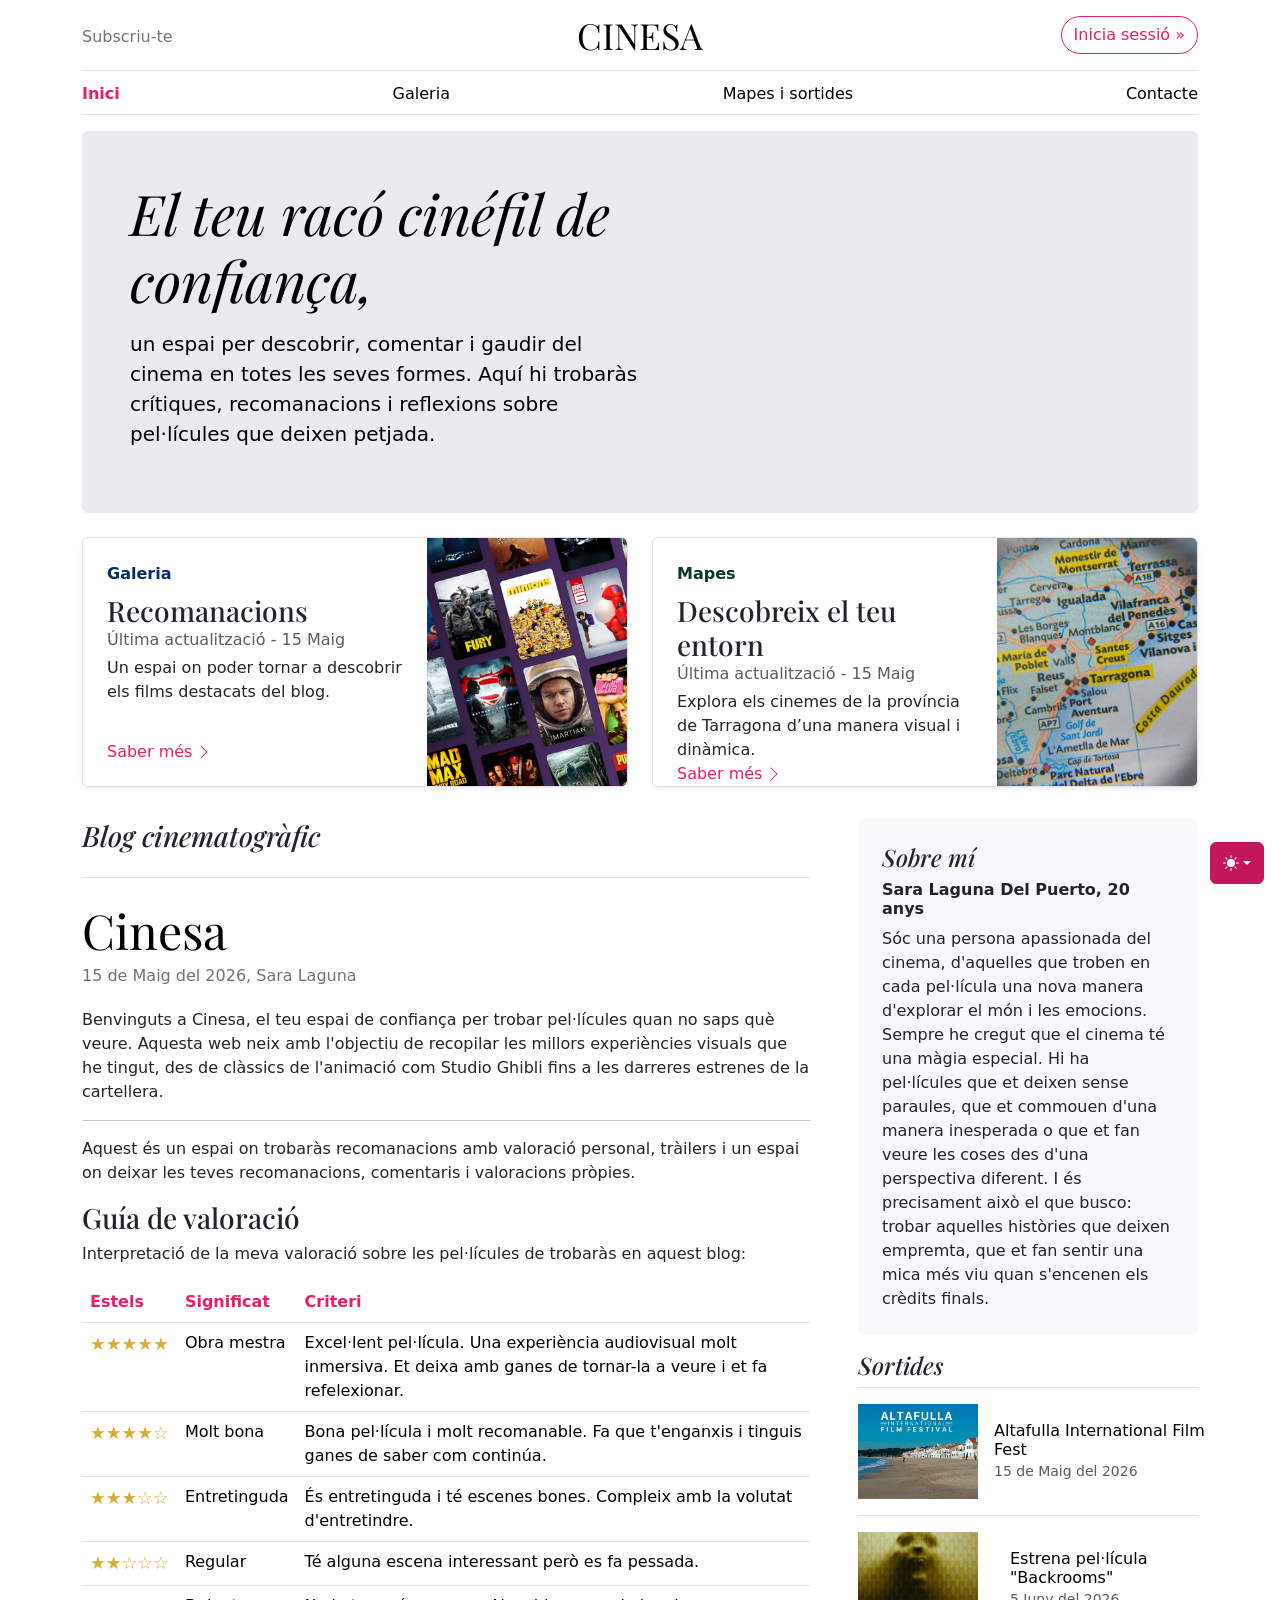
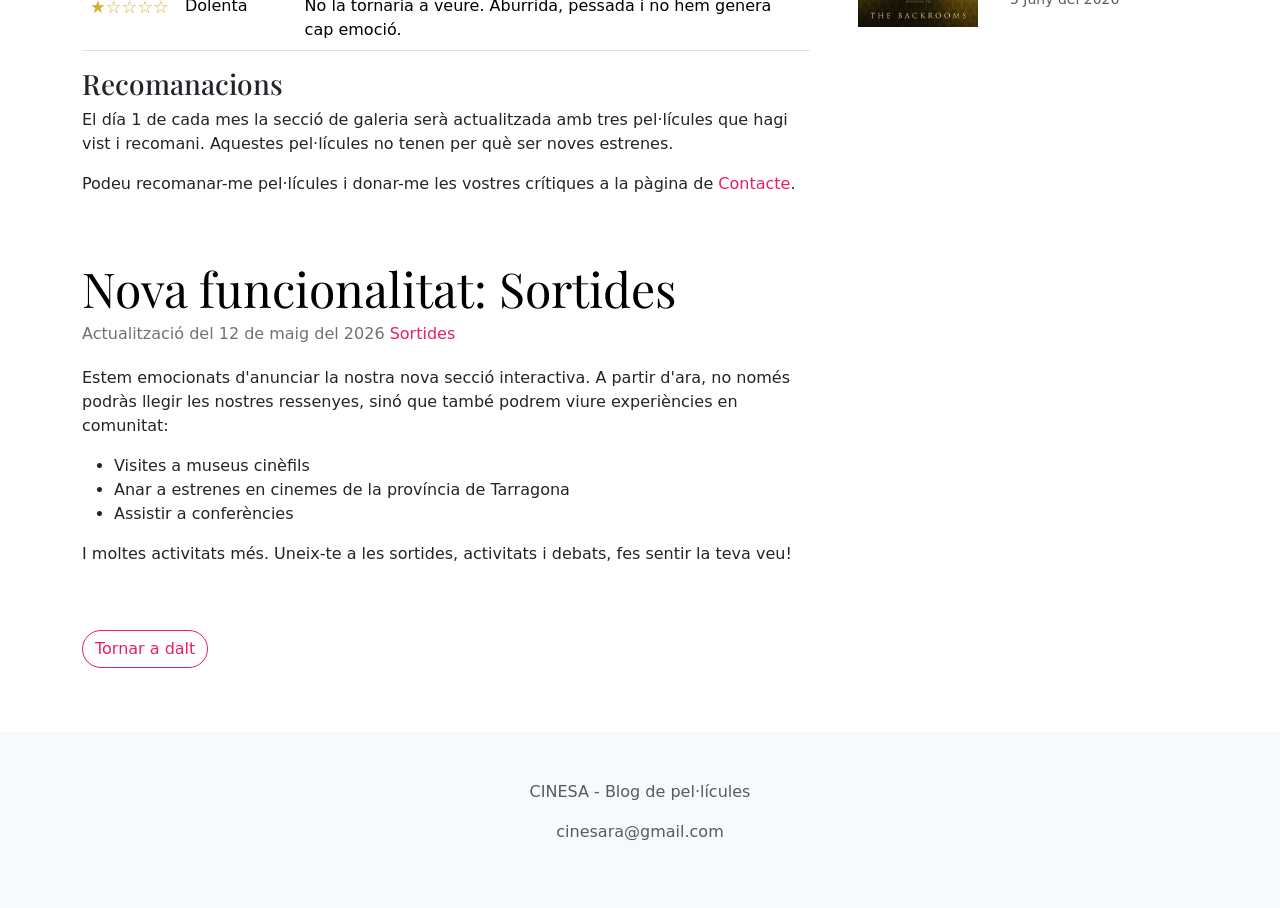
<file: index.html>
<!doctype html>
<html lang="en" data-bs-theme="auto">
  <head>
    <meta charset="utf-8" />
    <meta name="viewport" content="width=device-width, initial-scale=1" />
    <meta name="description" content="" />
    <meta
      name="author"
      content="Mark Otto, Jacob Thornton, and Bootstrap contributors"
    />
    <meta name="generator" content="Astro v5.13.2" />
    <title>INICI · Blog Cinesa</title>
    <link
      rel="canonical"
      href="https://getbootstrap.com/docs/5.3/examples/blog/"
    />
    <script src="assets/js/color-modes.js"></script>
    <link href="assets/dist/css/bootstrap.min.css" rel="stylesheet" />
    <meta name="theme-color" content="#712cf9" />
    <link
      href="https://fonts.googleapis.com/css?family=Playfair+Display:700,900&display=swap"
      rel="stylesheet"
    />
    <link href="css/blog.css" rel="stylesheet" />
    <style>
      .bd-placeholder-img {
        font-size: 1.125rem;
        text-anchor: middle;
        -webkit-user-select: none;
        -moz-user-select: none;
        user-select: none;
      }
      @media (min-width: 768px) {
        .bd-placeholder-img-lg {
          font-size: 3.5rem;
        }
      }
      .b-example-divider {
        width: 100%;
        height: 3rem;
        background-color: #0000001a;
        border: solid rgba(0, 0, 0, 0.15);
        border-width: 1px 0;
        box-shadow:
          inset 0 0.5em 1.5em #0000001a,
          inset 0 0.125em 0.5em #00000026;
      }
      .b-example-vr {
        flex-shrink: 0;
        width: 1.5rem;
        height: 100vh;
      }
      .bi {
        vertical-align: -0.125em;
        fill: currentColor;
      }
      .nav-scroller {
        position: relative;
        z-index: 2;
        height: 2.75rem;
        overflow-y: hidden;
      }
      .nav-scroller .nav {
        display: flex;
        flex-wrap: nowrap;
        padding-bottom: 1rem;
        margin-top: -1px;
        overflow-x: auto;
        text-align: center;
        white-space: nowrap;
        -webkit-overflow-scrolling: touch;
      }
      .btn-bd-primary {
        --bd-violet-bg: #C2185B;
        --bd-violet-rgb: 112.520718, 44.062154, 249.437846;
        --bs-btn-font-weight: 600;
        --bs-btn-color: var(--bs-white);
        --bs-btn-bg: var(--bd-violet-bg);
        --bs-btn-border-color: var(--bd-violet-bg);
        --bs-btn-hover-color: var(--bs-white);
        --bs-btn-hover-bg: #C2185B;
        --bs-btn-hover-border-color: #C2185B;
        --bs-btn-focus-shadow-rgb: var(--bd-violet-rgb);
        --bs-btn-active-color: var(--bs-btn-hover-color);
        --bs-btn-active-bg: #C2185B;
        --bs-btn-active-border-color: #C2185B;
      }
      .bd-mode-toggle {
        z-index: 1500;
      }
      .bd-mode-toggle .bi {
        width: 1em;
        height: 1em;
      }
      .bd-mode-toggle .dropdown-menu .active .bi {
        display: block !important;
      }
    </style>
  </head>
  <body>
    <svg xmlns="http://www.w3.org/2000/svg" class="d-none">
      <symbol id="check2" viewBox="0 0 16 16">
        <path
          d="M13.854 3.646a.5.5 0 0 1 0 .708l-7 7a.5.5 0 0 1-.708 0l-3.5-3.5a.5.5 0 1 1 .708-.708L6.5 10.293l6.646-6.647a.5.5 0 0 1 .708 0z"
        ></path>
      </symbol>
      <symbol id="circle-half" viewBox="0 0 16 16">
        <path
          d="M8 15A7 7 0 1 0 8 1v14zm0 1A8 8 0 1 1 8 0a8 8 0 0 1 0 16z"
        ></path>
      </symbol>
      <symbol id="moon-stars-fill" viewBox="0 0 16 16">
        <path
          d="M6 .278a.768.768 0 0 1 .08.858 7.208 7.208 0 0 0-.878 3.46c0 4.021 3.278 7.277 7.318 7.277.527 0 1.04-.055 1.533-.16a.787.787 0 0 1 .81.316.733.733 0 0 1-.031.893A8.349 8.349 0 0 1 8.344 16C3.734 16 0 12.286 0 7.71 0 4.266 2.114 1.312 5.124.06A.752.752 0 0 1 6 .278z"
        ></path>
        <path
          d="M10.794 3.148a.217.217 0 0 1 .412 0l.387 1.162c.173.518.579.924 1.097 1.097l1.162.387a.217.217 0 0 1 0 .412l-1.162.387a1.734 1.734 0 0 0-1.097 1.097l-.387 1.162a.217.217 0 0 1-.412 0l-.387-1.162A1.734 1.734 0 0 0 9.31 6.593l-1.162-.387a.217.217 0 0 1 0-.412l1.162-.387a1.734 1.734 0 0 0 1.097-1.097l.387-1.162zM13.863.099a.145.145 0 0 1 .274 0l.258.774c.115.346.386.617.732.732l.774.258a.145.145 0 0 1 0 .274l-.774.258a1.156 1.156 0 0 0-.732.732l-.258.774a.145.145 0 0 1-.274 0l-.258-.774a1.156 1.156 0 0 0-.732-.732l-.774-.258a.145.145 0 0 1 0-.274l.774-.258c.346-.115.617-.386.732-.732L13.863.1z"
        ></path>
      </symbol>
      <symbol id="sun-fill" viewBox="0 0 16 16">
        <path
          d="M8 12a4 4 0 1 0 0-8 4 4 0 0 0 0 8zM8 0a.5.5 0 0 1 .5.5v2a.5.5 0 0 1-1 0v-2A.5.5 0 0 1 8 0zm0 13a.5.5 0 0 1 .5.5v2a.5.5 0 0 1-1 0v-2A.5.5 0 0 1 8 13zm8-5a.5.5 0 0 1-.5.5h-2a.5.5 0 0 1 0-1h2a.5.5 0 0 1 .5.5zM3 8a.5.5 0 0 1-.5.5h-2a.5.5 0 0 1 0-1h2A.5.5 0 0 1 3 8zm10.657-5.657a.5.5 0 0 1 0 .707l-1.414 1.415a.5.5 0 1 1-.707-.708l1.414-1.414a.5.5 0 0 1 .707 0zm-9.193 9.193a.5.5 0 0 1 0 .707L3.05 13.657a.5.5 0 0 1-.707-.707l1.414-1.414a.5.5 0 0 1 .707 0zm9.193 2.121a.5.5 0 0 1-.707 0l-1.414-1.414a.5.5 0 0 1 .707-.707l1.414 1.414a.5.5 0 0 1 0 .707zM4.464 4.465a.5.5 0 0 1-.707 0L2.343 3.05a.5.5 0 1 1 .707-.707l1.414 1.414a.5.5 0 0 1 0 .708z"
        ></path>
      </symbol>
    </svg>
    <div
      class="dropdown position-fixed bottom-0 end-0 mb-3 me-3 bd-mode-toggle"
    >
      <button
        class="btn btn-bd-primary py-2 dropdown-toggle d-flex align-items-center"
        id="bd-theme"
        type="button"
        aria-expanded="false"
        data-bs-toggle="dropdown"
        aria-label="Toggle theme (auto)"
      >
        <svg class="bi my-1 theme-icon-active" aria-hidden="true">
          <use href="#circle-half"></use>
        </svg>
        <span class="visually-hidden" id="bd-theme-text">Toggle theme</span>
      </button>
      <ul
        class="dropdown-menu dropdown-menu-end shadow"
        aria-labelledby="bd-theme-text"
      >
        <li>
          <button
            type="button"
            class="dropdown-item d-flex align-items-center"
            data-bs-theme-value="light"
            aria-pressed="false"
          >
            <svg class="bi me-2 opacity-50" aria-hidden="true">
              <use href="#sun-fill"></use>
            </svg>
            Light
            <svg class="bi ms-auto d-none" aria-hidden="true">
              <use href="#check2"></use>
            </svg>
          </button>
        </li>
        <li>
          <button
            type="button"
            class="dropdown-item d-flex align-items-center"
            data-bs-theme-value="dark"
            aria-pressed="false"
          >
            <svg class="bi me-2 opacity-50" aria-hidden="true">
              <use href="#moon-stars-fill"></use>
            </svg>
            Dark
            <svg class="bi ms-auto d-none" aria-hidden="true">
              <use href="#check2"></use>
            </svg>
          </button>
        </li>
        <li>
          <button
            type="button"
            class="dropdown-item d-flex align-items-center active"
            data-bs-theme-value="auto"
            aria-pressed="true"
          >
            <svg class="bi me-2 opacity-50" aria-hidden="true">
              <use href="#circle-half"></use>
            </svg>
            Auto
            <svg class="bi ms-auto d-none" aria-hidden="true">
              <use href="#check2"></use>
            </svg>
          </button>
        </li>
      </ul>
    </div>
    <svg xmlns="http://www.w3.org/2000/svg" class="d-none">
      <symbol
        id="aperture"
        fill="none"
        stroke="currentColor"
        stroke-linecap="round"
        stroke-linejoin="round"
        stroke-width="2"
        viewBox="0 0 24 24"
      >
        <circle cx="12" cy="12" r="10"></circle>
        <path
          d="M14.31 8l5.74 9.94M9.69 8h11.48M7.38 12l5.74-9.94M9.69 16L3.95 6.06M14.31 16H2.83m13.79-4l-5.74 9.94"
        ></path>
      </symbol>
      <symbol id="cart" viewBox="0 0 16 16">
        <path
          d="M0 1.5A.5.5 0 0 1 .5 1H2a.5.5 0 0 1 .485.379L2.89 3H14.5a.5.5 0 0 1 .49.598l-1 5a.5.5 0 0 1-.465.401l-9.397.472L4.415 11H13a.5.5 0 0 1 0 1H4a.5.5 0 0 1-.491-.408L2.01 3.607 1.61 2H.5a.5.5 0 0 1-.5-.5zM3.102 4l.84 4.479 9.144-.459L13.89 4H3.102zM5 12a2 2 0 1 0 0 4 2 2 0 0 0 0-4zm7 0a2 2 0 1 0 0 4 2 2 0 0 0 0-4zm-7 1a1 1 0 1 1 0 2 1 1 0 0 1 0-2zm7 0a1 1 0 1 1 0 2 1 1 0 0 1 0-2z"
        ></path>
      </symbol>
      <symbol id="chevron-right" viewBox="0 0 16 16">
        <path
          fill-rule="evenodd"
          d="M4.646 1.646a.5.5 0 0 1 .708 0l6 6a.5.5 0 0 1 0 .708l-6 6a.5.5 0 0 1-.708-.708L10.293 8 4.646 2.354a.5.5 0 0 1 0-.708z"
        ></path>
      </symbol>
    </svg>
    <div class="container">
      <header class="border-bottom lh-1 py-3">
        <div class="row flex-nowrap justify-content-between align-items-center">
          <div class="col-4 pt-1">
            <a class="link-secondary" href="#">Subscriu-te</a>
          </div>
          <div class="col-4 text-center">
            <a
              class="blog-header-logo text-body-emphasis text-decoration-none"
              href="#"
              >CINESA</a
            >
          </div>
          <div class="col-4 d-flex justify-content-end align-items-center">
            <a class="btn btn-outline-primary rounded-pill" href="contacte.html">Inicia sessió &raquo;</a>
          </div>
        </div>
      </header>
      <div class="nav-scroller py-1 mb-3 border-bottom">
        <nav class="nav nav-underline justify-content-between">
          <a class="nav-item nav-link link-body-emphasis active" href="index.html">Inici</a>
          <a class="nav-item nav-link link-body-emphasis" href="galeria.html">Galeria</a>
          <a class="nav-item nav-link link-body-emphasis" href="mapes.html">Mapes i sortides</a>
          <a class="nav-item nav-link link-body-emphasis" href="contacte.html">Contacte</a>
        </nav>
      </div>
    </div>
    <main class="container">
      <div class="p-4 p-md-5 mb-4 rounded text-body-emphasis bg-body-secondary">
        <div class="col-lg-6 px-0">
          <h1 class="display-4 fst-italic"> El teu racó cinéfil de confiança,</h1>
          <p class="lead my-3">
             un espai per descobrir, comentar i gaudir del cinema en totes les seves formes. Aquí hi trobaràs crítiques, recomanacions i reflexions sobre pel·lícules que deixen petjada.
          </p>
        </div>
      </div>
      <div class="row mb-2">
        <div class="col-md-6">
          <div
            class="row g-0 border rounded overflow-hidden flex-md-row mb-4 shadow-sm h-md-250 position-relative"
          >
            <div class="col p-4 d-flex flex-column position-static">
              <strong class="d-inline-block mb-2 text-primary-emphasis"
                >Galeria</strong>
              <h3 class="mb-0">Recomanacions</h3>
              <div class="mb-1 text-body-secondary">Última actualització - 15 Maig</div>
              <p class="card-text mb-auto">
                Un espai on poder tornar a descobrir els films destacats del blog.
              </p>
              <a
                href="galeria.html"
                class="icon-link gap-1 icon-link-hover stretched-link">
                Saber més
                <svg class="bi" aria-hidden="true">
                  <use xlink:href="#chevron-right"></use>
                </svg>
              </a>
            </div>

            <div class="col-auto d-none d-lg-block">
                <img src="imatges/recomanacions.png" 
                    alt="Escenes Wiplash" 
                    width="200" 
                    height="250" 
                    style="object-fit: cover; border-radius: 0 5px 5px 0;">
            </div>
          </div>
        </div>
        <div class="col-md-6">
          <div
            class="row g-0 border rounded overflow-hidden flex-md-row mb-4 shadow-sm h-md-250 position-relative"
          >
            <div class="col p-4 d-flex flex-column position-static">
              <strong class="d-inline-block mb-2 text-success-emphasis"
                >Mapes</strong
              >
              <h3 class="mb-0">Descobreix el teu entorn</h3>
              <div class="mb-1 text-body-secondary">Última actualització - 15 Maig</div>
              <p class="mb-auto">
                Explora els cinemes de la província de Tarragona d’una manera visual i dinàmica. 
              </p>
              <a href="mapes.html" class="icon-link gap-1 icon-link-hover stretched-link">
                Saber més
                <svg class="bi" aria-hidden="true">
                  <use xlink:href="#chevron-right"></use>
                </svg>
              </a>
            </div>
            <div class="col-auto d-none d-lg-block">
             <img src="imatges/mapa.jpg" 
                    alt="Mapa província de Tarragona" 
                    width="200" 
                    height="250" 
                    style="object-fit: cover; border-radius: 0 5px 5px 0;">
            </div>
          </div>
        </div>
      </div>
      <div class="row g-5">
        <div class="col-md-8">
          <h3 class="pb-4 mb-4 fst-italic border-bottom">Blog cinematogràfic</h3>
          <article class="blog-post">
            <h2 class="display-5 link-body-emphasis mb-1">Cinesa</h2>
            <p class="blog-post-meta">
              15 de Maig del 2026, Sara Laguna
            </p>
            <p>
              Benvinguts a Cinesa, el teu espai de confiança per trobar pel·lícules quan 
              no saps què veure. Aquesta web neix amb l'objectiu de recopilar les millors 
              experiències visuals que he tingut, des de clàssics de l'animació com Studio 
              Ghibli fins a les darreres estrenes de la cartellera.
            </p>
            <hr />
            <p>
              Aquest és un espai on trobaràs recomanacions amb valoració personal, tràilers
              i un espai on deixar les teves recomanacions, comentaris i valoracions pròpies.
            </p>

          <h3>Guía de valoració</h3>
            <p>Interpretació de la meva valoració sobre les pel·lícules de trobaràs en aquest blog:</p>
            <table class="table">

              <thead>
                <tr>
                  <th>Estels</th>
                  <th>Significat</th>
                  <th>Criteri</th>
                </tr>
              </thead>

              <tbody>
                <tr>
                  <td>★★★★★</td>
                  <td>Obra mestra</td>
                  <td>Excel·lent pel·lícula. Una experiència audiovisual molt inmersiva. Et deixa amb ganes
                     de tornar-la a veure i et fa refelexionar.</td>
                </tr>
                <tr>
                  <td>★★★★☆</td>
                  <td>Molt bona</td>
                  <td>Bona pel·lícula i molt recomanable. Fa que t'enganxis i tinguis ganes de saber com 
                    continúa.</td>
                </tr>
                <tr>
                  <td>★★★☆☆</td>
                  <td>Entretinguda</td>
                  <td>És entretinguda i té escenes bones. Compleix amb la volutat d'entretindre.</td>
                </tr>
                <tr>
                  <td>★★☆☆☆</td>
                  <td>Regular</td>
                  <td>Té alguna escena interessant però es fa pessada.</td>
                </tr>
                <tr>
                  <td>★☆☆☆☆</td>
                  <td>Dolenta</td>
                  <td>No la tornaría a veure. Aburrida, pessada i no hem genera cap emoció.</td>
                </tr>
              </tbody>
            </table>

            <h3>Recomanacions</h3>
            <p>
              El día 1 de cada mes la secció de galeria serà actualitzada amb tres pel·lícules que 
              hagi vist i recomani. Aquestes pel·lícules no tenen per què ser noves estrenes.
            </p>
            
            <p>
              Podeu recomanar-me pel·lícules i donar-me les vostres crítiques a la pàgina de <a
                href="contacte.html">Contacte</a
              >. 
            </p>
            
          </article>
          <article class="blog-post">
            <h2 class="display-5 link-body-emphasis mb-1">Nova funcionalitat: Sortides</h2>
            <p class="blog-post-meta">
              Actualització del 12 de maig del 2026 <a href="mapes.html">Sortides</a>
            </p>
            <p>
              Estem emocionats d'anunciar la nostra nova secció interactiva. A partir d'ara, 
              no només podràs llegir les nostres ressenyes, sinó que també podrem viure experiències
              en comunitat: 
            </p>
            <ul>
              <li>Visites a museus cinèfils</li>
              <li>Anar a estrenes en cinemes de la província de Tarragona</li>
              <li>Assistir a conferències</li>
            </ul>
            <p>
              I moltes activitats més. Uneix-te a les sortides, activitats i debats, fes sentir la teva veu!
            </p>
          </article>
          <nav class="blog-pagination" aria-label="Pagination">
            <a class="btn btn-outline-primary rounded-pill" href="#">Tornar a dalt</a>
          </nav>
        </div>
        <div class="col-md-4">
          <div class="position-sticky" style="top: 2rem">
            <div class="p-4 mb-3 bg-body-tertiary rounded">
              <h4 class="fst-italic">Sobre mí</h4>
               <h6><b>Sara Laguna Del Puerto, 20 anys</b></h6>
              <p class="mb-0">
                Sóc una persona apassionada del cinema, d'aquelles que troben en cada pel·lícula una nova
                 manera d'explorar el món i les emocions. Sempre he cregut que el cinema té una 
                 màgia especial. Hi ha pel·lícules que et deixen sense paraules, que et commouen d'una manera
                  inesperada o que et fan veure les coses des d'una perspectiva diferent. I és precisament 
                  això el que busco: trobar aquelles històries que deixen empremta, que et fan sentir una 
                  mica més viu quan s'encenen els crèdits finals.
              </p>
            </div>
            <div>
              <h4 class="fst-italic">Sortides</h4>
              <ul class="list-unstyled">
                <li>
                  <a
                    class="d-flex flex-column flex-lg-row gap-3 align-items-start align-items-lg-center py-3 link-body-emphasis text-decoration-none border-top"
                    href="#"
                  >
                   <img src="imatges/film_festival.png" 
                        class="flex-shrink-0" 
                        alt="imatge sortida" 
                        width="120" 
                        height="95" 
                        style="object-fit: cover">
                     
                    <div class="col-lg-8">
                      <h6 class="mb-0">Altafulla International Film Fest</h6>
                      <small class="text-body-secondary"
                        >15 de Maig del 2026</small
                      >
                    </div>
                  </a>
                </li>
                
                <li>
                  <a
                    class="d-flex flex-column flex-lg-row gap-3 align-items-start align-items-lg-center py-3 link-body-emphasis text-decoration-none border-top"
                    href="#"
                  >
                     <img src="imatges/backrooms.jpg" 
                        class="flex-shrink-0" 
                        alt="imatge sortida" 
                        width="120" 
                        height="95" 
                        style="object-fit: cover">

                      <rect width="100%" height="100%" fill="#777"></rect>
                    </svg>
                    <div class="col-lg-8">
                      <h6 id="backrooms" class="mb-0">
                        Estrena pel·lícula "Backrooms"
                      </h6>
                      <small class="text-body-secondary"
                        >5 Juny del 2026</small
                      >
                    </div>
                  </a>
                </li>
              </ul>
            </div>
          </div>
        </div>
      </div>
    </main>
    <footer class="py-5 text-center text-body-secondary bg-body-tertiary">
      <p>
        CINESA - Blog de pel·lícules
      </p>
      <p>
        cinesara@gmail.com
      </p>
    </footer>
    <script
      src="assets/dist/js/bootstrap.bundle.min.js"
      class="astro-vvvwv3sm"
    ></script>
  </body>
</html>
</file>
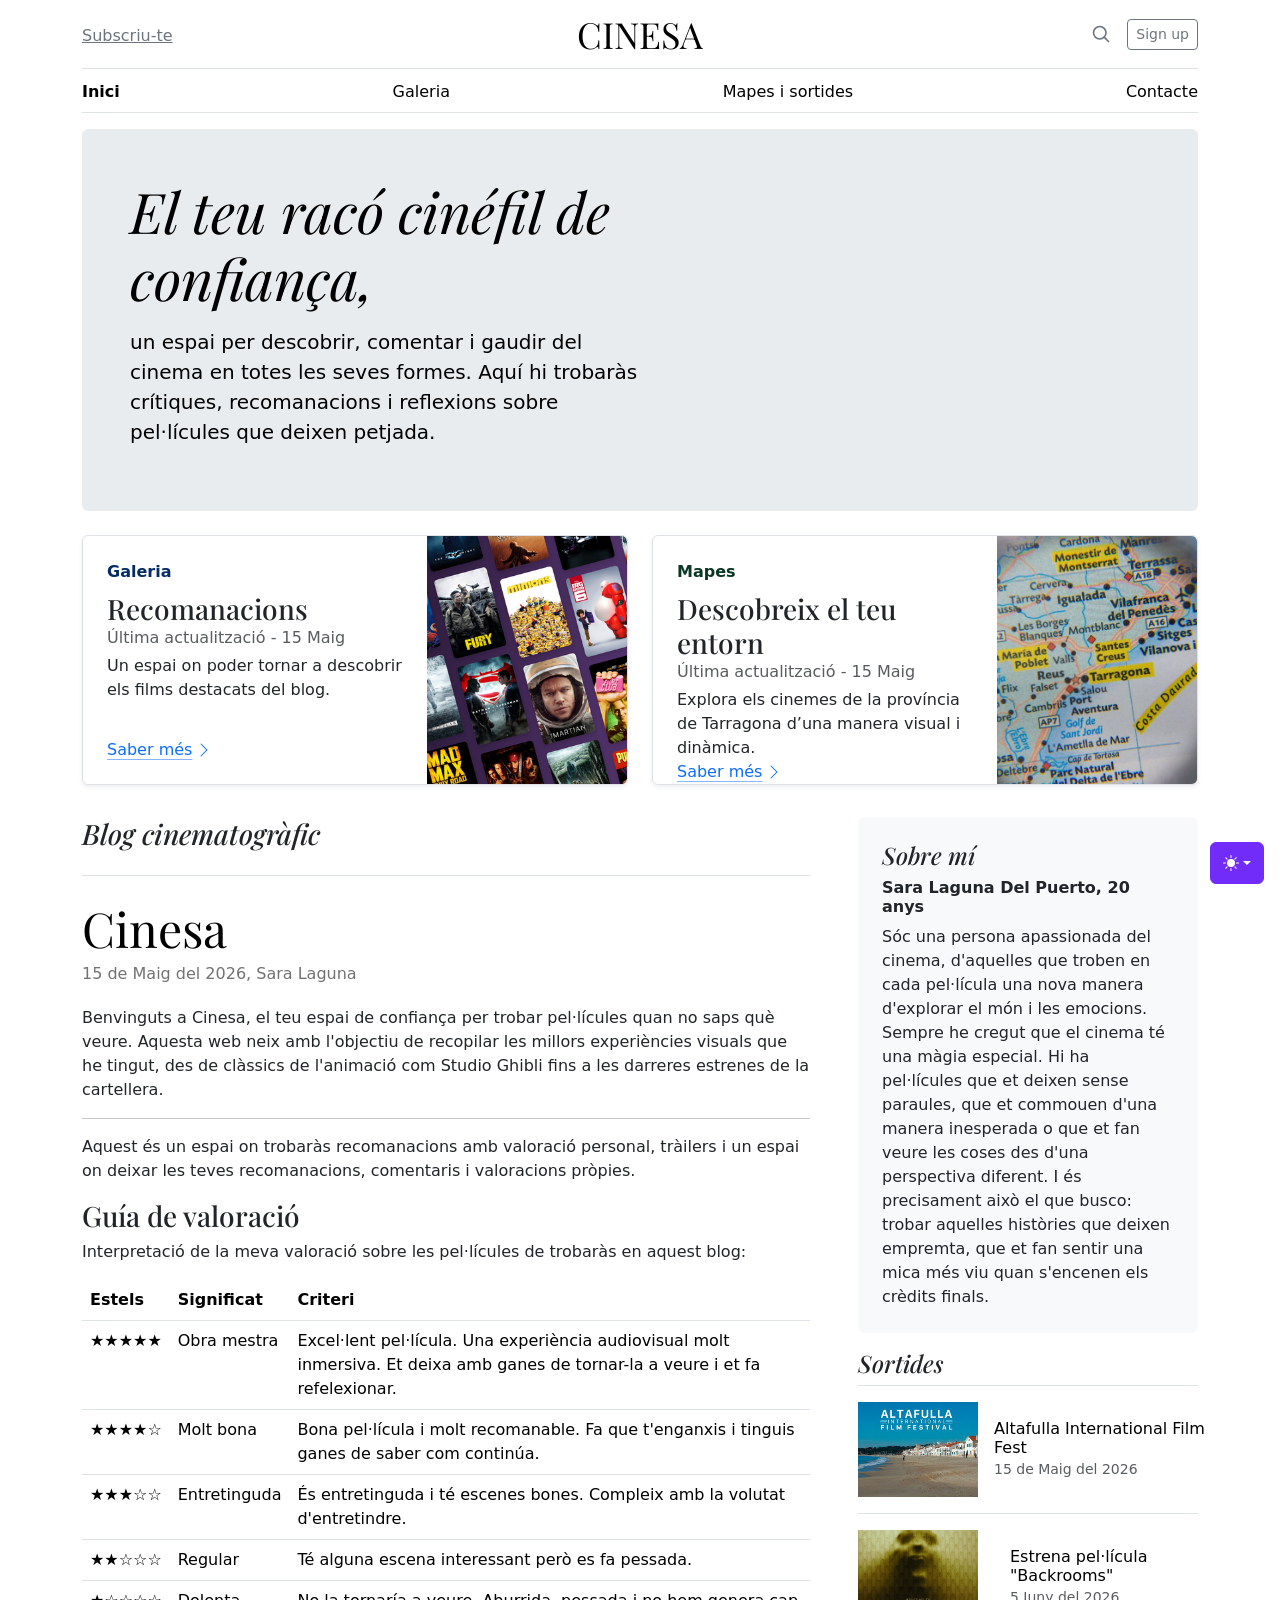
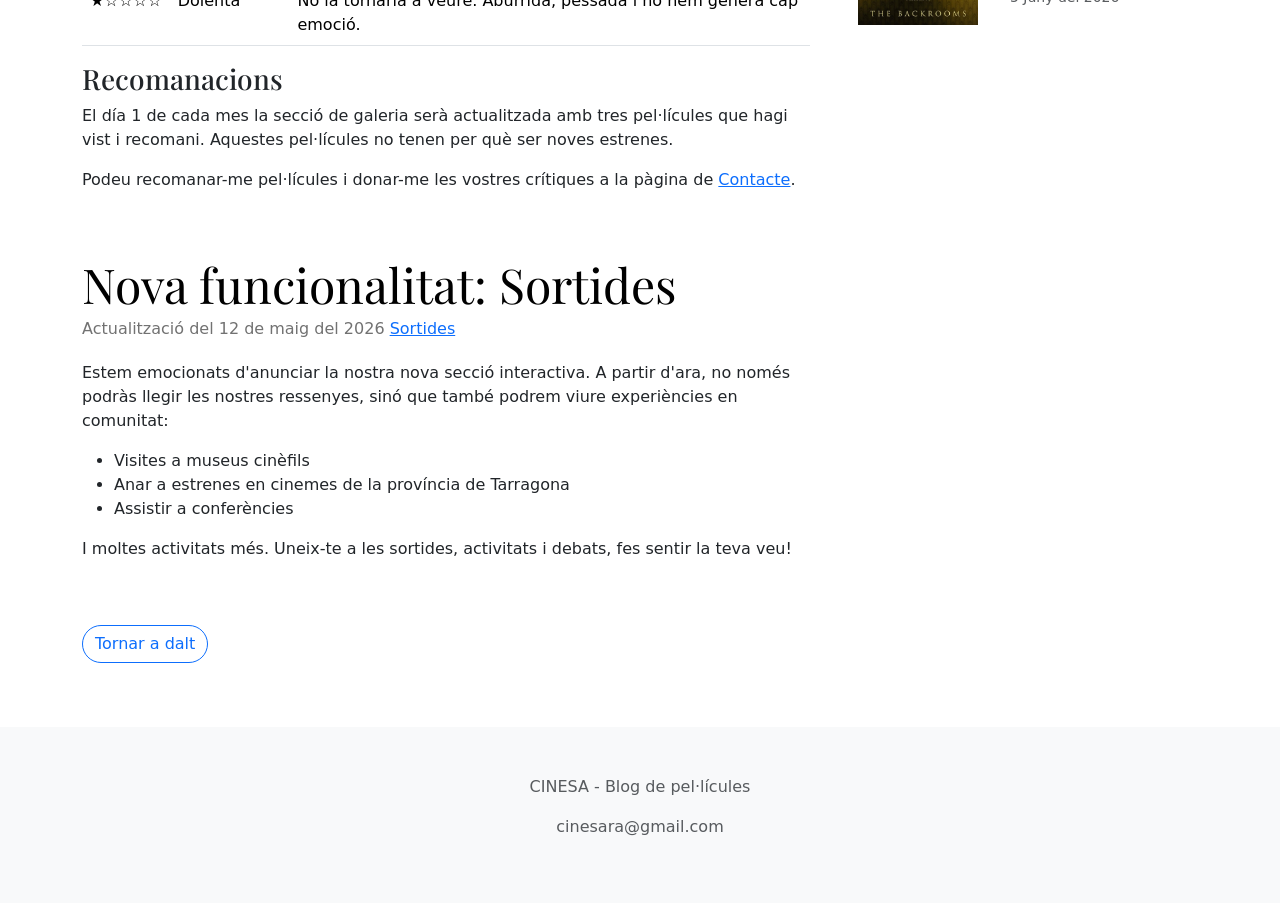
<file: html_css_bootstrap/index.html>
<!doctype html>
<html lang="en" data-bs-theme="auto">
  <head>
    <meta charset="utf-8" />
    <meta name="viewport" content="width=device-width, initial-scale=1" />
    <meta name="description" content="" />
    <meta
      name="author"
      content="Mark Otto, Jacob Thornton, and Bootstrap contributors"
    />
    <meta name="generator" content="Astro v5.13.2" />
    <title>INICI · Blog Cinesa</title>
    <link
      rel="canonical"
      href="https://getbootstrap.com/docs/5.3/examples/blog/"
    />
    <script src="../assets/js/color-modes.js"></script>
    <link href="../assets/dist/css/bootstrap.min.css" rel="stylesheet" />
    <meta name="theme-color" content="#712cf9" />
    <link
      href="https://fonts.googleapis.com/css?family=Playfair+Display:700,900&display=swap"
      rel="stylesheet"
    />
    <link href="blog.css" rel="stylesheet" />
    <style>
      .bd-placeholder-img {
        font-size: 1.125rem;
        text-anchor: middle;
        -webkit-user-select: none;
        -moz-user-select: none;
        user-select: none;
      }
      @media (min-width: 768px) {
        .bd-placeholder-img-lg {
          font-size: 3.5rem;
        }
      }
      .b-example-divider {
        width: 100%;
        height: 3rem;
        background-color: #0000001a;
        border: solid rgba(0, 0, 0, 0.15);
        border-width: 1px 0;
        box-shadow:
          inset 0 0.5em 1.5em #0000001a,
          inset 0 0.125em 0.5em #00000026;
      }
      .b-example-vr {
        flex-shrink: 0;
        width: 1.5rem;
        height: 100vh;
      }
      .bi {
        vertical-align: -0.125em;
        fill: currentColor;
      }
      .nav-scroller {
        position: relative;
        z-index: 2;
        height: 2.75rem;
        overflow-y: hidden;
      }
      .nav-scroller .nav {
        display: flex;
        flex-wrap: nowrap;
        padding-bottom: 1rem;
        margin-top: -1px;
        overflow-x: auto;
        text-align: center;
        white-space: nowrap;
        -webkit-overflow-scrolling: touch;
      }
      .btn-bd-primary {
        --bd-violet-bg: #712cf9;
        --bd-violet-rgb: 112.520718, 44.062154, 249.437846;
        --bs-btn-font-weight: 600;
        --bs-btn-color: var(--bs-white);
        --bs-btn-bg: var(--bd-violet-bg);
        --bs-btn-border-color: var(--bd-violet-bg);
        --bs-btn-hover-color: var(--bs-white);
        --bs-btn-hover-bg: #6528e0;
        --bs-btn-hover-border-color: #6528e0;
        --bs-btn-focus-shadow-rgb: var(--bd-violet-rgb);
        --bs-btn-active-color: var(--bs-btn-hover-color);
        --bs-btn-active-bg: #5a23c8;
        --bs-btn-active-border-color: #5a23c8;
      }
      .bd-mode-toggle {
        z-index: 1500;
      }
      .bd-mode-toggle .bi {
        width: 1em;
        height: 1em;
      }
      .bd-mode-toggle .dropdown-menu .active .bi {
        display: block !important;
      }
    </style>
  </head>
  <body>
    <svg xmlns="http://www.w3.org/2000/svg" class="d-none">
      <symbol id="check2" viewBox="0 0 16 16">
        <path
          d="M13.854 3.646a.5.5 0 0 1 0 .708l-7 7a.5.5 0 0 1-.708 0l-3.5-3.5a.5.5 0 1 1 .708-.708L6.5 10.293l6.646-6.647a.5.5 0 0 1 .708 0z"
        ></path>
      </symbol>
      <symbol id="circle-half" viewBox="0 0 16 16">
        <path
          d="M8 15A7 7 0 1 0 8 1v14zm0 1A8 8 0 1 1 8 0a8 8 0 0 1 0 16z"
        ></path>
      </symbol>
      <symbol id="moon-stars-fill" viewBox="0 0 16 16">
        <path
          d="M6 .278a.768.768 0 0 1 .08.858 7.208 7.208 0 0 0-.878 3.46c0 4.021 3.278 7.277 7.318 7.277.527 0 1.04-.055 1.533-.16a.787.787 0 0 1 .81.316.733.733 0 0 1-.031.893A8.349 8.349 0 0 1 8.344 16C3.734 16 0 12.286 0 7.71 0 4.266 2.114 1.312 5.124.06A.752.752 0 0 1 6 .278z"
        ></path>
        <path
          d="M10.794 3.148a.217.217 0 0 1 .412 0l.387 1.162c.173.518.579.924 1.097 1.097l1.162.387a.217.217 0 0 1 0 .412l-1.162.387a1.734 1.734 0 0 0-1.097 1.097l-.387 1.162a.217.217 0 0 1-.412 0l-.387-1.162A1.734 1.734 0 0 0 9.31 6.593l-1.162-.387a.217.217 0 0 1 0-.412l1.162-.387a1.734 1.734 0 0 0 1.097-1.097l.387-1.162zM13.863.099a.145.145 0 0 1 .274 0l.258.774c.115.346.386.617.732.732l.774.258a.145.145 0 0 1 0 .274l-.774.258a1.156 1.156 0 0 0-.732.732l-.258.774a.145.145 0 0 1-.274 0l-.258-.774a1.156 1.156 0 0 0-.732-.732l-.774-.258a.145.145 0 0 1 0-.274l.774-.258c.346-.115.617-.386.732-.732L13.863.1z"
        ></path>
      </symbol>
      <symbol id="sun-fill" viewBox="0 0 16 16">
        <path
          d="M8 12a4 4 0 1 0 0-8 4 4 0 0 0 0 8zM8 0a.5.5 0 0 1 .5.5v2a.5.5 0 0 1-1 0v-2A.5.5 0 0 1 8 0zm0 13a.5.5 0 0 1 .5.5v2a.5.5 0 0 1-1 0v-2A.5.5 0 0 1 8 13zm8-5a.5.5 0 0 1-.5.5h-2a.5.5 0 0 1 0-1h2a.5.5 0 0 1 .5.5zM3 8a.5.5 0 0 1-.5.5h-2a.5.5 0 0 1 0-1h2A.5.5 0 0 1 3 8zm10.657-5.657a.5.5 0 0 1 0 .707l-1.414 1.415a.5.5 0 1 1-.707-.708l1.414-1.414a.5.5 0 0 1 .707 0zm-9.193 9.193a.5.5 0 0 1 0 .707L3.05 13.657a.5.5 0 0 1-.707-.707l1.414-1.414a.5.5 0 0 1 .707 0zm9.193 2.121a.5.5 0 0 1-.707 0l-1.414-1.414a.5.5 0 0 1 .707-.707l1.414 1.414a.5.5 0 0 1 0 .707zM4.464 4.465a.5.5 0 0 1-.707 0L2.343 3.05a.5.5 0 1 1 .707-.707l1.414 1.414a.5.5 0 0 1 0 .708z"
        ></path>
      </symbol>
    </svg>
    <div
      class="dropdown position-fixed bottom-0 end-0 mb-3 me-3 bd-mode-toggle"
    >
      <button
        class="btn btn-bd-primary py-2 dropdown-toggle d-flex align-items-center"
        id="bd-theme"
        type="button"
        aria-expanded="false"
        data-bs-toggle="dropdown"
        aria-label="Toggle theme (auto)"
      >
        <svg class="bi my-1 theme-icon-active" aria-hidden="true">
          <use href="#circle-half"></use>
        </svg>
        <span class="visually-hidden" id="bd-theme-text">Toggle theme</span>
      </button>
      <ul
        class="dropdown-menu dropdown-menu-end shadow"
        aria-labelledby="bd-theme-text"
      >
        <li>
          <button
            type="button"
            class="dropdown-item d-flex align-items-center"
            data-bs-theme-value="light"
            aria-pressed="false"
          >
            <svg class="bi me-2 opacity-50" aria-hidden="true">
              <use href="#sun-fill"></use>
            </svg>
            Light
            <svg class="bi ms-auto d-none" aria-hidden="true">
              <use href="#check2"></use>
            </svg>
          </button>
        </li>
        <li>
          <button
            type="button"
            class="dropdown-item d-flex align-items-center"
            data-bs-theme-value="dark"
            aria-pressed="false"
          >
            <svg class="bi me-2 opacity-50" aria-hidden="true">
              <use href="#moon-stars-fill"></use>
            </svg>
            Dark
            <svg class="bi ms-auto d-none" aria-hidden="true">
              <use href="#check2"></use>
            </svg>
          </button>
        </li>
        <li>
          <button
            type="button"
            class="dropdown-item d-flex align-items-center active"
            data-bs-theme-value="auto"
            aria-pressed="true"
          >
            <svg class="bi me-2 opacity-50" aria-hidden="true">
              <use href="#circle-half"></use>
            </svg>
            Auto
            <svg class="bi ms-auto d-none" aria-hidden="true">
              <use href="#check2"></use>
            </svg>
          </button>
        </li>
      </ul>
    </div>
    <svg xmlns="http://www.w3.org/2000/svg" class="d-none">
      <symbol
        id="aperture"
        fill="none"
        stroke="currentColor"
        stroke-linecap="round"
        stroke-linejoin="round"
        stroke-width="2"
        viewBox="0 0 24 24"
      >
        <circle cx="12" cy="12" r="10"></circle>
        <path
          d="M14.31 8l5.74 9.94M9.69 8h11.48M7.38 12l5.74-9.94M9.69 16L3.95 6.06M14.31 16H2.83m13.79-4l-5.74 9.94"
        ></path>
      </symbol>
      <symbol id="cart" viewBox="0 0 16 16">
        <path
          d="M0 1.5A.5.5 0 0 1 .5 1H2a.5.5 0 0 1 .485.379L2.89 3H14.5a.5.5 0 0 1 .49.598l-1 5a.5.5 0 0 1-.465.401l-9.397.472L4.415 11H13a.5.5 0 0 1 0 1H4a.5.5 0 0 1-.491-.408L2.01 3.607 1.61 2H.5a.5.5 0 0 1-.5-.5zM3.102 4l.84 4.479 9.144-.459L13.89 4H3.102zM5 12a2 2 0 1 0 0 4 2 2 0 0 0 0-4zm7 0a2 2 0 1 0 0 4 2 2 0 0 0 0-4zm-7 1a1 1 0 1 1 0 2 1 1 0 0 1 0-2zm7 0a1 1 0 1 1 0 2 1 1 0 0 1 0-2z"
        ></path>
      </symbol>
      <symbol id="chevron-right" viewBox="0 0 16 16">
        <path
          fill-rule="evenodd"
          d="M4.646 1.646a.5.5 0 0 1 .708 0l6 6a.5.5 0 0 1 0 .708l-6 6a.5.5 0 0 1-.708-.708L10.293 8 4.646 2.354a.5.5 0 0 1 0-.708z"
        ></path>
      </symbol>
    </svg>
    <div class="container">
      <header class="border-bottom lh-1 py-3">
        <div class="row flex-nowrap justify-content-between align-items-center">
          <div class="col-4 pt-1">
            <a class="link-secondary" href="#">Subscriu-te</a>
          </div>
          <div class="col-4 text-center">
            <a
              class="blog-header-logo text-body-emphasis text-decoration-none"
              href="#"
              >CINESA</a
            >
          </div>
          <div class="col-4 d-flex justify-content-end align-items-center">
            <a class="link-secondary" href="#" aria-label="Search">
              <svg
                xmlns="http://www.w3.org/2000/svg"
                width="20"
                height="20"
                fill="none"
                stroke="currentColor"
                stroke-linecap="round"
                stroke-linejoin="round"
                stroke-width="2"
                class="mx-3"
                role="img"
                viewBox="0 0 24 24"
              >
                <title>Search</title>
                <circle cx="10.5" cy="10.5" r="7.5"></circle>
                <path d="M21 21l-5.2-5.2"></path>
              </svg>
            </a>
            <a class="btn btn-sm btn-outline-secondary" href="#">Sign up</a>
          </div>
        </div>
      </header>
      <div class="nav-scroller py-1 mb-3 border-bottom">
        <nav class="nav nav-underline justify-content-between">
          <a class="nav-item nav-link link-body-emphasis active" href="index.html">Inici</a>
          <a class="nav-item nav-link link-body-emphasis" href="galeria.html">Galeria</a>
          <a class="nav-item nav-link link-body-emphasis" href="mapes.html">Mapes i sortides</a>
          <a class="nav-item nav-link link-body-emphasis" href="contacte.html">Contacte</a>
        </nav>
      </div>
    </div>
    <main class="container">
      <div class="p-4 p-md-5 mb-4 rounded text-body-emphasis bg-body-secondary">
        <div class="col-lg-6 px-0">
          <h1 class="display-4 fst-italic"> El teu racó cinéfil de confiança,</h1>
          <p class="lead my-3">
             un espai per descobrir, comentar i gaudir del cinema en totes les seves formes. Aquí hi trobaràs crítiques, recomanacions i reflexions sobre pel·lícules que deixen petjada.
          </p>
        </div>
      </div>
      <div class="row mb-2">
        <div class="col-md-6">
          <div
            class="row g-0 border rounded overflow-hidden flex-md-row mb-4 shadow-sm h-md-250 position-relative"
          >
            <div class="col p-4 d-flex flex-column position-static">
              <strong class="d-inline-block mb-2 text-primary-emphasis"
                >Galeria</strong>
              <h3 class="mb-0">Recomanacions</h3>
              <div class="mb-1 text-body-secondary">Última actualització - 15 Maig</div>
              <p class="card-text mb-auto">
                Un espai on poder tornar a descobrir els films destacats del blog.
              </p>
              <a
                href="galeria.html"
                class="icon-link gap-1 icon-link-hover stretched-link">
                Saber més
                <svg class="bi" aria-hidden="true">
                  <use xlink:href="#chevron-right"></use>
                </svg>
              </a>
            </div>

            <div class="col-auto d-none d-lg-block">
                <img src="../imatges/recomanacions.png" 
                    alt="Escenes Wiplash" 
                    width="200" 
                    height="250" 
                    style="object-fit: cover; border-radius: 0 5px 5px 0;">
            </div>
          </div>
        </div>
        <div class="col-md-6">
          <div
            class="row g-0 border rounded overflow-hidden flex-md-row mb-4 shadow-sm h-md-250 position-relative"
          >
            <div class="col p-4 d-flex flex-column position-static">
              <strong class="d-inline-block mb-2 text-success-emphasis"
                >Mapes</strong
              >
              <h3 class="mb-0">Descobreix el teu entorn</h3>
              <div class="mb-1 text-body-secondary">Última actualització - 15 Maig</div>
              <p class="mb-auto">
                Explora els cinemes de la província de Tarragona d’una manera visual i dinàmica. 
              </p>
              <a href="mapes.html" class="icon-link gap-1 icon-link-hover stretched-link">
                Saber més
                <svg class="bi" aria-hidden="true">
                  <use xlink:href="#chevron-right"></use>
                </svg>
              </a>
            </div>
            <div class="col-auto d-none d-lg-block">
             <img src="../imatges/mapa.jpg" 
                    alt="Mapa província de Tarragona" 
                    width="200" 
                    height="250" 
                    style="object-fit: cover; border-radius: 0 5px 5px 0;">
            </div>
          </div>
        </div>
      </div>
      <div class="row g-5">
        <div class="col-md-8">
          <h3 class="pb-4 mb-4 fst-italic border-bottom">Blog cinematogràfic</h3>
          <article class="blog-post">
            <h2 class="display-5 link-body-emphasis mb-1">Cinesa</h2>
            <p class="blog-post-meta">
              15 de Maig del 2026, Sara Laguna
            </p>
            <p>
              Benvinguts a Cinesa, el teu espai de confiança per trobar pel·lícules quan 
              no saps què veure. Aquesta web neix amb l'objectiu de recopilar les millors 
              experiències visuals que he tingut, des de clàssics de l'animació com Studio 
              Ghibli fins a les darreres estrenes de la cartellera.
            </p>
            <hr />
            <p>
              Aquest és un espai on trobaràs recomanacions amb valoració personal, tràilers
              i un espai on deixar les teves recomanacions, comentaris i valoracions pròpies.
            </p>

          <h3>Guía de valoració</h3>
            <p>Interpretació de la meva valoració sobre les pel·lícules de trobaràs en aquest blog:</p>
            <table class="table">

              <thead>
                <tr>
                  <th>Estels</th>
                  <th>Significat</th>
                  <th>Criteri</th>
                </tr>
              </thead>

              <tbody>
                <tr>
                  <td>★★★★★</td>
                  <td>Obra mestra</td>
                  <td>Excel·lent pel·lícula. Una experiència audiovisual molt inmersiva. Et deixa amb ganes
                     de tornar-la a veure i et fa refelexionar.</td>
                </tr>
                <tr>
                  <td>★★★★☆</td>
                  <td>Molt bona</td>
                  <td>Bona pel·lícula i molt recomanable. Fa que t'enganxis i tinguis ganes de saber com 
                    continúa.</td>
                </tr>
                <tr>
                  <td>★★★☆☆</td>
                  <td>Entretinguda</td>
                  <td>És entretinguda i té escenes bones. Compleix amb la volutat d'entretindre.</td>
                </tr>
                <tr>
                  <td>★★☆☆☆</td>
                  <td>Regular</td>
                  <td>Té alguna escena interessant però es fa pessada.</td>
                </tr>
                <tr>
                  <td>★☆☆☆☆</td>
                  <td>Dolenta</td>
                  <td>No la tornaría a veure. Aburrida, pessada i no hem genera cap emoció.</td>
                </tr>
              </tbody>
            </table>

            <h3>Recomanacions</h3>
            <p>
              El día 1 de cada mes la secció de galeria serà actualitzada amb tres pel·lícules que 
              hagi vist i recomani. Aquestes pel·lícules no tenen per què ser noves estrenes.
            </p>
            
            <p>
              Podeu recomanar-me pel·lícules i donar-me les vostres crítiques a la pàgina de <a
                href="contacte.html">Contacte</a
              >. 
            </p>
            
          </article>
          <article class="blog-post">
            <h2 class="display-5 link-body-emphasis mb-1">Nova funcionalitat: Sortides</h2>
            <p class="blog-post-meta">
              Actualització del 12 de maig del 2026 <a href="mapes.html">Sortides</a>
            </p>
            <p>
              Estem emocionats d'anunciar la nostra nova secció interactiva. A partir d'ara, 
              no només podràs llegir les nostres ressenyes, sinó que també podrem viure experiències
              en comunitat: 
            </p>
            <ul>
              <li>Visites a museus cinèfils</li>
              <li>Anar a estrenes en cinemes de la província de Tarragona</li>
              <li>Assistir a conferències</li>
            </ul>
            <p>
              I moltes activitats més. Uneix-te a les sortides, activitats i debats, fes sentir la teva veu!
            </p>
          </article>
          <nav class="blog-pagination" aria-label="Pagination">
            <a class="btn btn-outline-primary rounded-pill" href="#">Tornar a dalt</a>
          </nav>
        </div>
        <div class="col-md-4">
          <div class="position-sticky" style="top: 2rem">
            <div class="p-4 mb-3 bg-body-tertiary rounded">
              <h4 class="fst-italic">Sobre mí</h4>
               <h6><b>Sara Laguna Del Puerto, 20 anys</b></h6>
              <p class="mb-0">
                Sóc una persona apassionada del cinema, d'aquelles que troben en cada pel·lícula una nova
                 manera d'explorar el món i les emocions. Sempre he cregut que el cinema té una 
                 màgia especial. Hi ha pel·lícules que et deixen sense paraules, que et commouen d'una manera
                  inesperada o que et fan veure les coses des d'una perspectiva diferent. I és precisament 
                  això el que busco: trobar aquelles històries que deixen empremta, que et fan sentir una 
                  mica més viu quan s'encenen els crèdits finals.
              </p>
            </div>
            <div>
              <h4 class="fst-italic">Sortides</h4>
              <ul class="list-unstyled">
                <li>
                  <a
                    class="d-flex flex-column flex-lg-row gap-3 align-items-start align-items-lg-center py-3 link-body-emphasis text-decoration-none border-top"
                    href="#"
                  >
                   <img src="../imatges/film_festival.png" 
                        class="flex-shrink-0" 
                        alt="imatge sortida" 
                        width="120" 
                        height="95" 
                        style="object-fit: cover">
                     
                    <div class="col-lg-8">
                      <h6 class="mb-0">Altafulla International Film Fest</h6>
                      <small class="text-body-secondary"
                        >15 de Maig del 2026</small
                      >
                    </div>
                  </a>
                </li>
                
                <li>
                  <a
                    class="d-flex flex-column flex-lg-row gap-3 align-items-start align-items-lg-center py-3 link-body-emphasis text-decoration-none border-top"
                    href="#"
                  >
                     <img src="../imatges/backrooms.jpg" 
                        class="flex-shrink-0" 
                        alt="imatge sortida" 
                        width="120" 
                        height="95" 
                        style="object-fit: cover">

                      <rect width="100%" height="100%" fill="#777"></rect>
                    </svg>
                    <div class="col-lg-8">
                      <h6 id="backrooms" class="mb-0">
                        Estrena pel·lícula "Backrooms"
                      </h6>
                      <small class="text-body-secondary"
                        >5 Juny del 2026</small
                      >
                    </div>
                  </a>
                </li>
              </ul>
            </div>
          </div>
        </div>
      </div>
    </main>
    <footer class="py-5 text-center text-body-secondary bg-body-tertiary">
      <p>
        CINESA - Blog de pel·lícules
      </p>
      <p>
        cinesara@gmail.com
      </p>
    </footer>
    <script
      src="../assets/dist/js/bootstrap.bundle.min.js"
      class="astro-vvvwv3sm"
    ></script>
  </body>
</html>
</file>
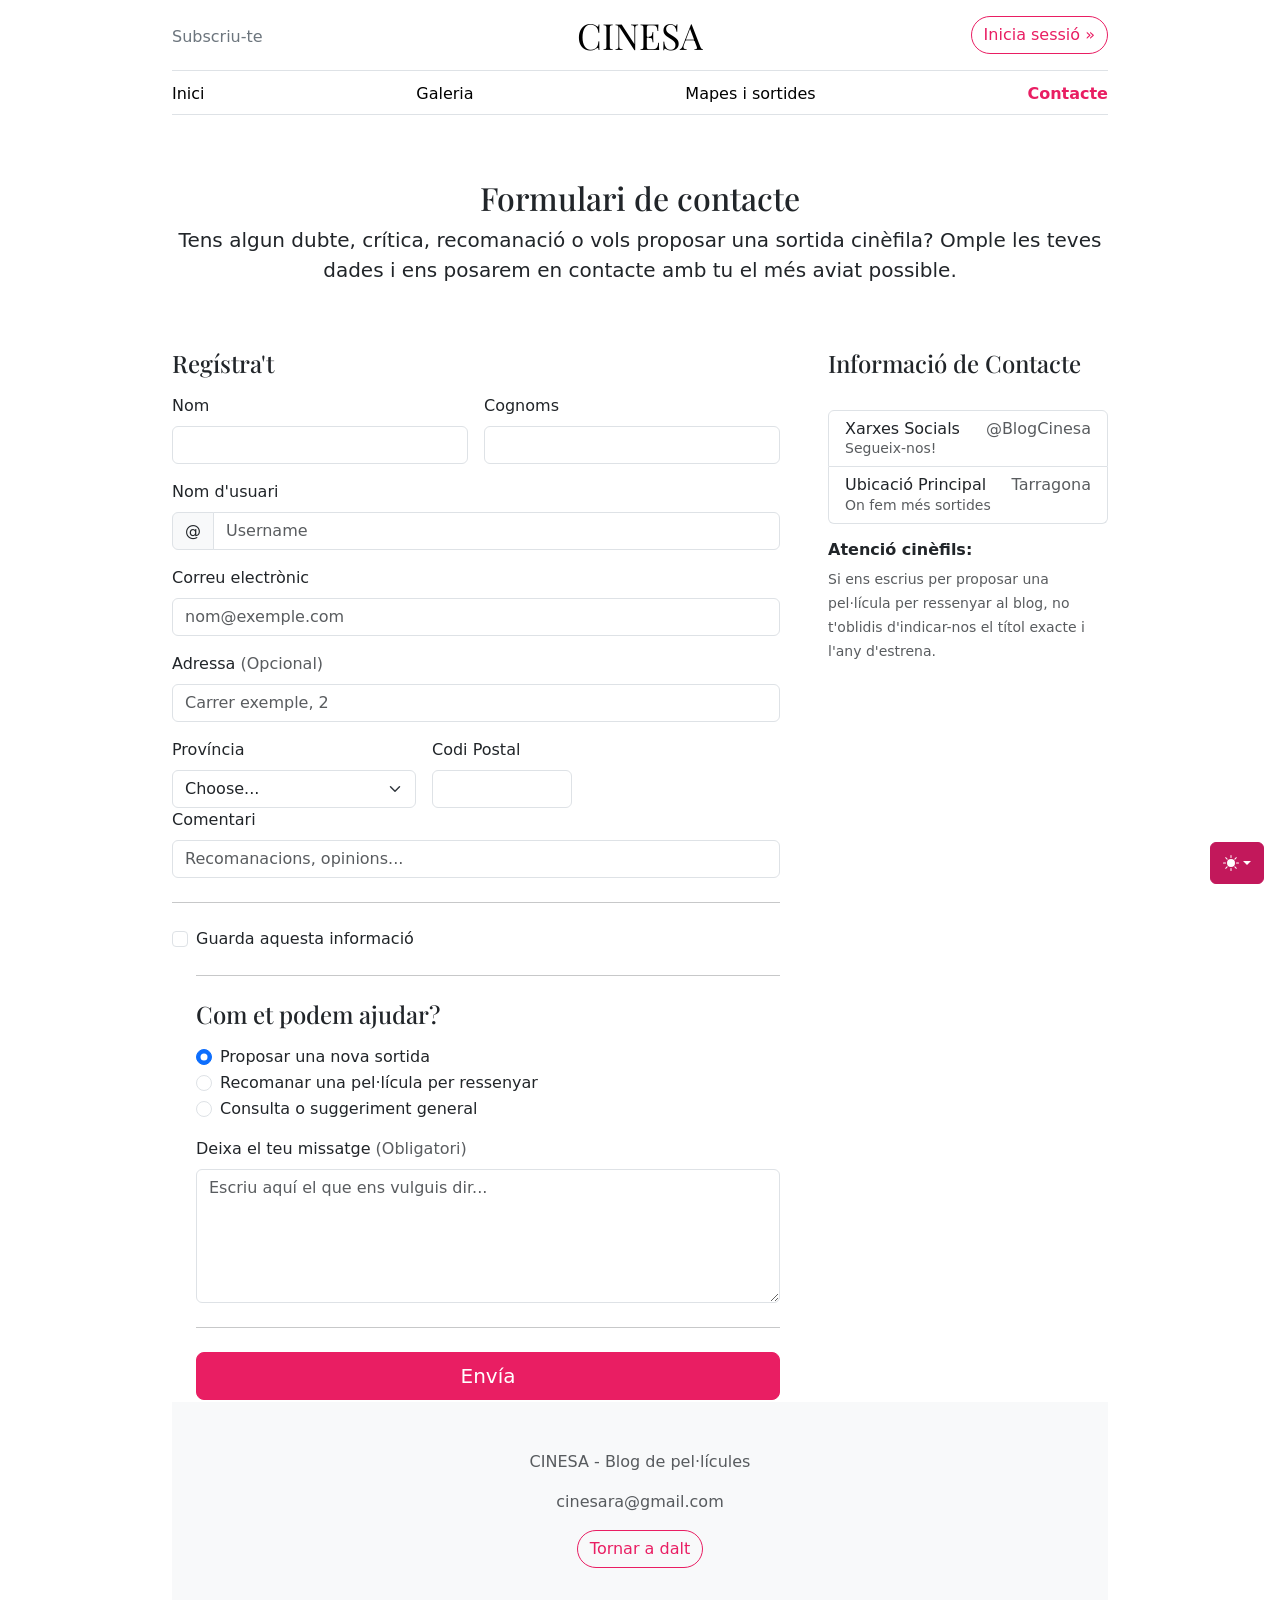
<file: contacte.html>
<!doctype html>
<html lang="en" data-bs-theme="auto">
  <head>
    <meta charset="utf-8" />
    <meta name="viewport" content="width=device-width, initial-scale=1" />
    <meta name="description" content="" />
    <meta
      name="author"
      content="Mark Otto, Jacob Thornton, and Bootstrap contributors"
    />
    <meta name="generator" content="Astro v5.13.2" />
    <title>CONTACTE · Blog Cinesa</title>
    <link
      rel="canonical"
      href="https://getbootstrap.com/docs/5.3/examples/blog/"
    />
    <script src="assets/js/color-modes.js"></script>
    <link href="assets/dist/css/bootstrap.min.css" rel="stylesheet" />
    <meta name="theme-color" content="#712cf9" />
    <link href="css/checkout.css" rel="stylesheet" />
    <link
      href="https://fonts.googleapis.com/css?family=Playfair+Display:700,900&display=swap"
      rel="stylesheet"
    />
    <link href="css/blog.css" rel="stylesheet" />
    <style>
      .bd-placeholder-img {
        font-size: 1.125rem;
        text-anchor: middle;
        -webkit-user-select: none;
        -moz-user-select: none;
        user-select: none;
      }
      @media (min-width: 768px) {
        .bd-placeholder-img-lg {
          font-size: 3.5rem;
        }
      }
      .b-example-divider {
        width: 100%;
        height: 3rem;
        background-color: #0000001a;
        border: solid rgba(0, 0, 0, 0.15);
        border-width: 1px 0;
        box-shadow:
          inset 0 0.5em 1.5em #0000001a,
          inset 0 0.125em 0.5em #00000026;
      }
      .b-example-vr {
        flex-shrink: 0;
        width: 1.5rem;
        height: 100vh;
      }
      .bi {
        vertical-align: -0.125em;
        fill: currentColor;
      }
      .nav-scroller {
        position: relative;
        z-index: 2;
        height: 2.75rem;
        overflow-y: hidden;
      }
      .nav-scroller .nav {
        display: flex;
        flex-wrap: nowrap;
        padding-bottom: 1rem;
        margin-top: -1px;
        overflow-x: auto;
        text-align: center;
        white-space: nowrap;
        -webkit-overflow-scrolling: touch;
      }
     .btn-bd-primary {
        --bd-violet-bg: #C2185B;
        --bd-violet-rgb: 112.520718, 44.062154, 249.437846;
        --bs-btn-font-weight: 600;
        --bs-btn-color: var(--bs-white);
        --bs-btn-bg: var(--bd-violet-bg);
        --bs-btn-border-color: var(--bd-violet-bg);
        --bs-btn-hover-color: var(--bs-white);
        --bs-btn-hover-bg: #C2185B;
        --bs-btn-hover-border-color: #C2185B;
        --bs-btn-focus-shadow-rgb: var(--bd-violet-rgb);
        --bs-btn-active-color: var(--bs-btn-hover-color);
        --bs-btn-active-bg: #C2185B;
        --bs-btn-active-border-color: #C2185B;
      }
      .bd-mode-toggle {
        z-index: 1500;
      }
      .bd-mode-toggle .bi {
        width: 1em;
        height: 1em;
      }
      .bd-mode-toggle .dropdown-menu .active .bi {
        display: block !important;
      }
    </style>
  </head>
  <body>
    <svg xmlns="http://www.w3.org/2000/svg" class="d-none">
      <symbol id="check2" viewBox="0 0 16 16">
        <path
          d="M13.854 3.646a.5.5 0 0 1 0 .708l-7 7a.5.5 0 0 1-.708 0l-3.5-3.5a.5.5 0 1 1 .708-.708L6.5 10.293l6.646-6.647a.5.5 0 0 1 .708 0z"
        ></path>
      </symbol>
      <symbol id="circle-half" viewBox="0 0 16 16">
        <path
          d="M8 15A7 7 0 1 0 8 1v14zm0 1A8 8 0 1 1 8 0a8 8 0 0 1 0 16z"
        ></path>
      </symbol>
      <symbol id="moon-stars-fill" viewBox="0 0 16 16">
        <path
          d="M6 .278a.768.768 0 0 1 .08.858 7.208 7.208 0 0 0-.878 3.46c0 4.021 3.278 7.277 7.318 7.277.527 0 1.04-.055 1.533-.16a.787.787 0 0 1 .81.316.733.733 0 0 1-.031.893A8.349 8.349 0 0 1 8.344 16C3.734 16 0 12.286 0 7.71 0 4.266 2.114 1.312 5.124.06A.752.752 0 0 1 6 .278z"
        ></path>
        <path
          d="M10.794 3.148a.217.217 0 0 1 .412 0l.387 1.162c.173.518.579.924 1.097 1.097l1.162.387a.217.217 0 0 1 0 .412l-1.162.387a1.734 1.734 0 0 0-1.097 1.097l-.387 1.162a.217.217 0 0 1-.412 0l-.387-1.162A1.734 1.734 0 0 0 9.31 6.593l-1.162-.387a.217.217 0 0 1 0-.412l1.162-.387a1.734 1.734 0 0 0 1.097-1.097l.387-1.162zM13.863.099a.145.145 0 0 1 .274 0l.258.774c.115.346.386.617.732.732l.774.258a.145.145 0 0 1 0 .274l-.774.258a1.156 1.156 0 0 0-.732.732l-.258.774a.145.145 0 0 1-.274 0l-.258-.774a1.156 1.156 0 0 0-.732-.732l-.774-.258a.145.145 0 0 1 0-.274l.774-.258c.346-.115.617-.386.732-.732L13.863.1z"
        ></path>
      </symbol>
      <symbol id="sun-fill" viewBox="0 0 16 16">
        <path
          d="M8 12a4 4 0 1 0 0-8 4 4 0 0 0 0 8zM8 0a.5.5 0 0 1 .5.5v2a.5.5 0 0 1-1 0v-2A.5.5 0 0 1 8 0zm0 13a.5.5 0 0 1 .5.5v2a.5.5 0 0 1-1 0v-2A.5.5 0 0 1 8 13zm8-5a.5.5 0 0 1-.5.5h-2a.5.5 0 0 1 0-1h2a.5.5 0 0 1 .5.5zM3 8a.5.5 0 0 1-.5.5h-2a.5.5 0 0 1 0-1h2A.5.5 0 0 1 3 8zm10.657-5.657a.5.5 0 0 1 0 .707l-1.414 1.415a.5.5 0 1 1-.707-.708l1.414-1.414a.5.5 0 0 1 .707 0zm-9.193 9.193a.5.5 0 0 1 0 .707L3.05 13.657a.5.5 0 0 1-.707-.707l1.414-1.414a.5.5 0 0 1 .707 0zm9.193 2.121a.5.5 0 0 1-.707 0l-1.414-1.414a.5.5 0 0 1 .707-.707l1.414 1.414a.5.5 0 0 1 0 .707zM4.464 4.465a.5.5 0 0 1-.707 0L2.343 3.05a.5.5 0 1 1 .707-.707l1.414 1.414a.5.5 0 0 1 0 .708z"
        ></path>
      </symbol>
    </svg>
    <div
      class="dropdown position-fixed bottom-0 end-0 mb-3 me-3 bd-mode-toggle"
    >
      <button
        class="btn btn-bd-primary py-2 dropdown-toggle d-flex align-items-center"
        id="bd-theme"
        type="button"
        aria-expanded="false"
        data-bs-toggle="dropdown"
        aria-label="Toggle theme (auto)"
      >
        <svg class="bi my-1 theme-icon-active" aria-hidden="true">
          <use href="#circle-half"></use>
        </svg>
        <span class="visually-hidden" id="bd-theme-text">Toggle theme</span>
      </button>
      <ul
        class="dropdown-menu dropdown-menu-end shadow"
        aria-labelledby="bd-theme-text"
      >
        <li>
          <button
            type="button"
            class="dropdown-item d-flex align-items-center"
            data-bs-theme-value="light"
            aria-pressed="false"
          >
            <svg class="bi me-2 opacity-50" aria-hidden="true">
              <use href="#sun-fill"></use>
            </svg>
            Light
            <svg class="bi ms-auto d-none" aria-hidden="true">
              <use href="#check2"></use>
            </svg>
          </button>
        </li>
        <li>
          <button
            type="button"
            class="dropdown-item d-flex align-items-center"
            data-bs-theme-value="dark"
            aria-pressed="false"
          >
            <svg class="bi me-2 opacity-50" aria-hidden="true">
              <use href="#moon-stars-fill"></use>
            </svg>
            Dark
            <svg class="bi ms-auto d-none" aria-hidden="true">
              <use href="#check2"></use>
            </svg>
          </button>
        </li>
        <li>
          <button
            type="button"
            class="dropdown-item d-flex align-items-center active"
            data-bs-theme-value="auto"
            aria-pressed="true"
          >
            <svg class="bi me-2 opacity-50" aria-hidden="true">
              <use href="#circle-half"></use>
            </svg>
            Auto
            <svg class="bi ms-auto d-none" aria-hidden="true">
              <use href="#check2"></use>
            </svg>
          </button>
        </li>
      </ul>
    </div>
    <svg xmlns="http://www.w3.org/2000/svg" class="d-none">
      <symbol
        id="aperture"
        fill="none"
        stroke="currentColor"
        stroke-linecap="round"
        stroke-linejoin="round"
        stroke-width="2"
        viewBox="0 0 24 24"
      >
        <circle cx="12" cy="12" r="10"></circle>
        <path
          d="M14.31 8l5.74 9.94M9.69 8h11.48M7.38 12l5.74-9.94M9.69 16L3.95 6.06M14.31 16H2.83m13.79-4l-5.74 9.94"
        ></path>
      </symbol>
      <symbol id="cart" viewBox="0 0 16 16">
        <path
          d="M0 1.5A.5.5 0 0 1 .5 1H2a.5.5 0 0 1 .485.379L2.89 3H14.5a.5.5 0 0 1 .49.598l-1 5a.5.5 0 0 1-.465.401l-9.397.472L4.415 11H13a.5.5 0 0 1 0 1H4a.5.5 0 0 1-.491-.408L2.01 3.607 1.61 2H.5a.5.5 0 0 1-.5-.5zM3.102 4l.84 4.479 9.144-.459L13.89 4H3.102zM5 12a2 2 0 1 0 0 4 2 2 0 0 0 0-4zm7 0a2 2 0 1 0 0 4 2 2 0 0 0 0-4zm-7 1a1 1 0 1 1 0 2 1 1 0 0 1 0-2zm7 0a1 1 0 1 1 0 2 1 1 0 0 1 0-2z"
        ></path>
      </symbol>
      <symbol id="chevron-right" viewBox="0 0 16 16">
        <path
          fill-rule="evenodd"
          d="M4.646 1.646a.5.5 0 0 1 .708 0l6 6a.5.5 0 0 1 0 .708l-6 6a.5.5 0 0 1-.708-.708L10.293 8 4.646 2.354a.5.5 0 0 1 0-.708z"
        ></path>
      </symbol>
    </svg>
    <div class="container">
      <header class="border-bottom lh-1 py-3">
        <div class="row flex-nowrap justify-content-between align-items-center">
          <div class="col-4 pt-1">
            <a class="link-secondary" href="#">Subscriu-te</a>
          </div>
          <div class="col-4 text-center">
            <a
              class="blog-header-logo text-body-emphasis text-decoration-none"
              href="#"
              >CINESA</a
            >
          </div>
          <div class="col-4 d-flex justify-content-end align-items-center">
            <a class="btn btn-outline-primary rounded-pill" href="contacte.html">Inicia sessió &raquo;</a>
          </div>
        </div>
      </header>
      <div class="nav-scroller py-1 mb-3 border-bottom">
        <nav class="nav nav-underline justify-content-between">
          <a class="nav-item nav-link link-body-emphasis" href="index.html">Inici</a>
          <a class="nav-item nav-link link-body-emphasis" href="galeria.html">Galeria</a>
          <a class="nav-item nav-link link-body-emphasis" href="mapes.html">Mapes i sortides</a>
          <a class="nav-item nav-link link-body-emphasis active" href="contacte.html">Contacte</a>
        </nav>
      </div>
    </div>

          <div class="container" style="max-width: 960px;">
      <main>
        <div class="py-5 text-center">
          <h2>Formulari de contacte</h2>
          <p class="lead">
            Tens algun dubte, crítica, recomanació o vols proposar una sortida cinèfila? Omple les teves dades i ens 
            posarem en contacte amb tu el més aviat possible. 
          </p>
        </div>
        <div class="row g-5">
          <div class="col-md-5 col-lg-4 order-md-last">
            <h4 class="d-flex justify-content-between align-items-center mb-3">
              <span class="mb-3">Informació de Contacte</span>
            </h4>
            
            <ul class="list-group mb-3">
              <li class="list-group-item d-flex justify-content-between lh-sm">
                <div>
                  <h6 class="my-0">Xarxes Socials</h6>
                  <small class="text-body-secondary">Segueix-nos!</small>
                </div>
                <span class="text-body-secondary">@BlogCinesa</span>
              </li>
              <li class="list-group-item d-flex justify-content-between lh-sm">
                <div>
                  <h6 class="my-0">Ubicació Principal</h6>
                  <small class="text-body-secondary">On fem més sortides</small>
                </div>
                <span class="text-body-secondary">Tarragona</span>
              </li>
            </ul>

            <div class="caixa_cinefils">
              <h6><b>Atenció cinèfils:</b></h6>
              <small class="text-body-secondary">Si ens escrius per proposar una pel·lícula per ressenyar al blog, no t'oblidis d'indicar-nos el títol exacte i l'any d'estrena.</small>
            </div>
          </div>

          <div class="col-md-7 col-lg-8">
            <h4 class="mb-3">Regístra't</h4>
            <form class="needs-validation" novalidate>
              <div class="row g-3">
                <div class="col-sm-6">
                  <label for="firstName" class="form-label">Nom</label>
                  <input
                    type="text"
                    class="form-control"
                    id="firstName"
                    placeholder=""
                    value=""
                    required
                  />
                  <div class="invalid-feedback">
                    Valid first name is required.
                  </div>
                </div>
                <div class="col-sm-6">
                  <label for="lastName" class="form-label">Cognoms</label>
                  <input
                    type="text"
                    class="form-control"
                    id="lastName"
                    placeholder=""
                    value=""
                    required
                  />
                  <div class="invalid-feedback">
                    Valid last name is required.
                  </div>
                </div>
                <div class="col-12">
                  <label for="username" class="form-label">Nom d'usuari</label>
                  <div class="input-group has-validation">
                    <span class="input-group-text">@</span>
                    <input
                      type="text"
                      class="form-control"
                      id="username"
                      placeholder="Username"
                      required
                    />
                    <div class="invalid-feedback">
                      Your username is required.
                    </div>
                  </div>
                </div>
                <div class="col-12">
                  <label for="email" class="form-label"
                    >Correu electrònic
                    <span class="text-body-secondary"></span></label
                  >
                  <input
                    type="email"
                    class="form-control"
                    id="email"
                    placeholder="nom@exemple.com"
                  />
                  <div class="invalid-feedback">
                    Please enter a valid email address for shipping updates.
                  </div>
                </div>
                <div class="col-12">
                  <label for="address2" class="form-label"
                    >Adressa
                    <span class="text-body-secondary">(Opcional)</span></label
                  >
                  <input
                    type="text"
                    class="form-control"
                    id="address2"
                    placeholder="Carrer exemple, 2"
                  />
                </div>
                <div class="col-md-5">
                  <label for="country" class="form-label">Província</label>
                  <select class="form-select" id="country" required>
                    <option value="">Choose...</option>
                    <option>Álava</option>
                    <option>Albacete</option>
                    <option>Alacant</option>
                    <option>Almeria</option>
                    <option>Astúries</option>
                    <option>Badajoz</option>
                    <option>Balears</option>
                    <option>Barcelona</option>
                    <option>Biscaia</option>
                    <option>Burgos</option>
                    <option>Càceres</option>
                    <option>Cadis</option>
                    <option>Cantàbria</option>
                    <option>Castelló</option>
                    <option>Ceuta</option>
                    <option>Ciutat Real</option>
                    <option>Còrdova</option>
                    <option>Conca</option>
                    <option>Girona</option>
                    <option>Granada</option>
                    <option>Guadalajara</option>
                    <option>Gipúscoa</option>
                    <option>Huelva</option>
                    <option>Osca</option>
                    <option>Jaén</option>
                    <option>La Corunya</option>
                    <option>La Rioja</option>
                    <option>Les Palmes</option>
                    <option>Lleó</option>
                    <option>Lleida</option>
                    <option>Lugo</option>
                    <option>Madid</option>
                    <option>Màlaga</option>
                    <option>Melilla</option>
                    <option>Múrcia</option>
                    <option>Navarra</option>
                    <option>Orensa</option>
                    <option>Palència</option>
                    <option>Pontevedra</option>
                    <option>Salamanca</option>
                    <option>Santa Creu de Tenerife</option>
                    <option>Saragossa</option>
                    <option>Segòvia</option>
                    <option>Sevilla</option>
                    <option>Sòria</option>
                    <option>Tarragona</option>
                    <option>Terol</option>
                    <option>Toledo</option>
                    <option>València</option>
                    <option>Valladolid</option>
                    <option>Zamora</option>
                  </select>
                  <div class="invalid-feedback">
                    Please select a valid country.
                  </div>
                </div>
            
                <div class="col-md-3">
                  <label for="zip" class="form-label">Codi Postal</label>
                  <input
                    type="text"
                    class="form-control"
                    id="zip"
                    placeholder=""
                    required
                  />
                  <div class="invalid-feedback">Zip code required.</div>
                </div>
              </div>

              <div class="col-12">
                  <label for="address2" class="form-label"
                    >Comentari
                    <span class="text-body-secondary"></span></label
                  >
                  <input
                    type="text"
                    class="form-control"
                    id="address2"
                    placeholder="Recomanacions, opinions..."
                  />
                </div>

              <hr class="my-4" />
            
              <div class="form-check">
                <input
                  type="checkbox"
                  class="form-check-input"
                  id="save-info"
                />
                <label class="form-check-label" for="save-info"
                  >Guarda aquesta informació</label
                >
              <hr class="my-4" />

              <h4 class="mb-3">Com et podem ajudar?</h4>

          <div class="my-3">
            <div class="form-check">
              <input id="motiu1" name="motiu" type="radio" class="form-check-input" checked required />
              <label class="form-check-label" for="motiu1">Proposar una nova sortida</label>
            </div>
            <div class="form-check">
              <input id="motiu2" name="motiu" type="radio" class="form-check-input" required />
              <label class="form-check-label" for="motiu2">Recomanar una pel·lícula per ressenyar</label>
            </div>
            <div class="form-check">
              <input id="motiu3" name="motiu" type="radio" class="form-check-input" required />
              <label class="form-check-label" for="motiu3">Consulta o suggeriment general</label>
            </div>
          </div>

          <div class="row gy-3">
            <div class="col-12">
              <label for="missatge" class="form-label">Deixa el teu missatge <span class="text-body-secondary">(Obligatori)</span></label>
              <textarea class="form-control" id="missatge" rows="5" placeholder="Escriu aquí el que ens vulguis dir..." required></textarea>
              <div class="invalid-feedback">
                Si us plau, escriu un missatge abans d'enviar.
              </div>
            </div>
          </div>

          <hr class="my-4" />


              <button class="w-100 btn btn-primary btn-lg" type="submit">
                Envía
              </button>
            </form>
          </div>
        </div>
      </main>
     
       <!-- FOOTER -->
   <footer class="py-5 text-center text-body-secondary bg-body-tertiary">
      
      <p>
        CINESA - Blog de pel·lícules
      </p>
      <p>
        cinesara@gmail.com
      </p>
      <p><a class="btn btn-outline-primary rounded-pill" href="#">Tornar a dalt</a></p>
    </footer>
    <script
      src="assets/dist/js/bootstrap.bundle.min.js"
      class="astro-vvvwv3sm"
    ></script>
  </body>
</html>
</file>
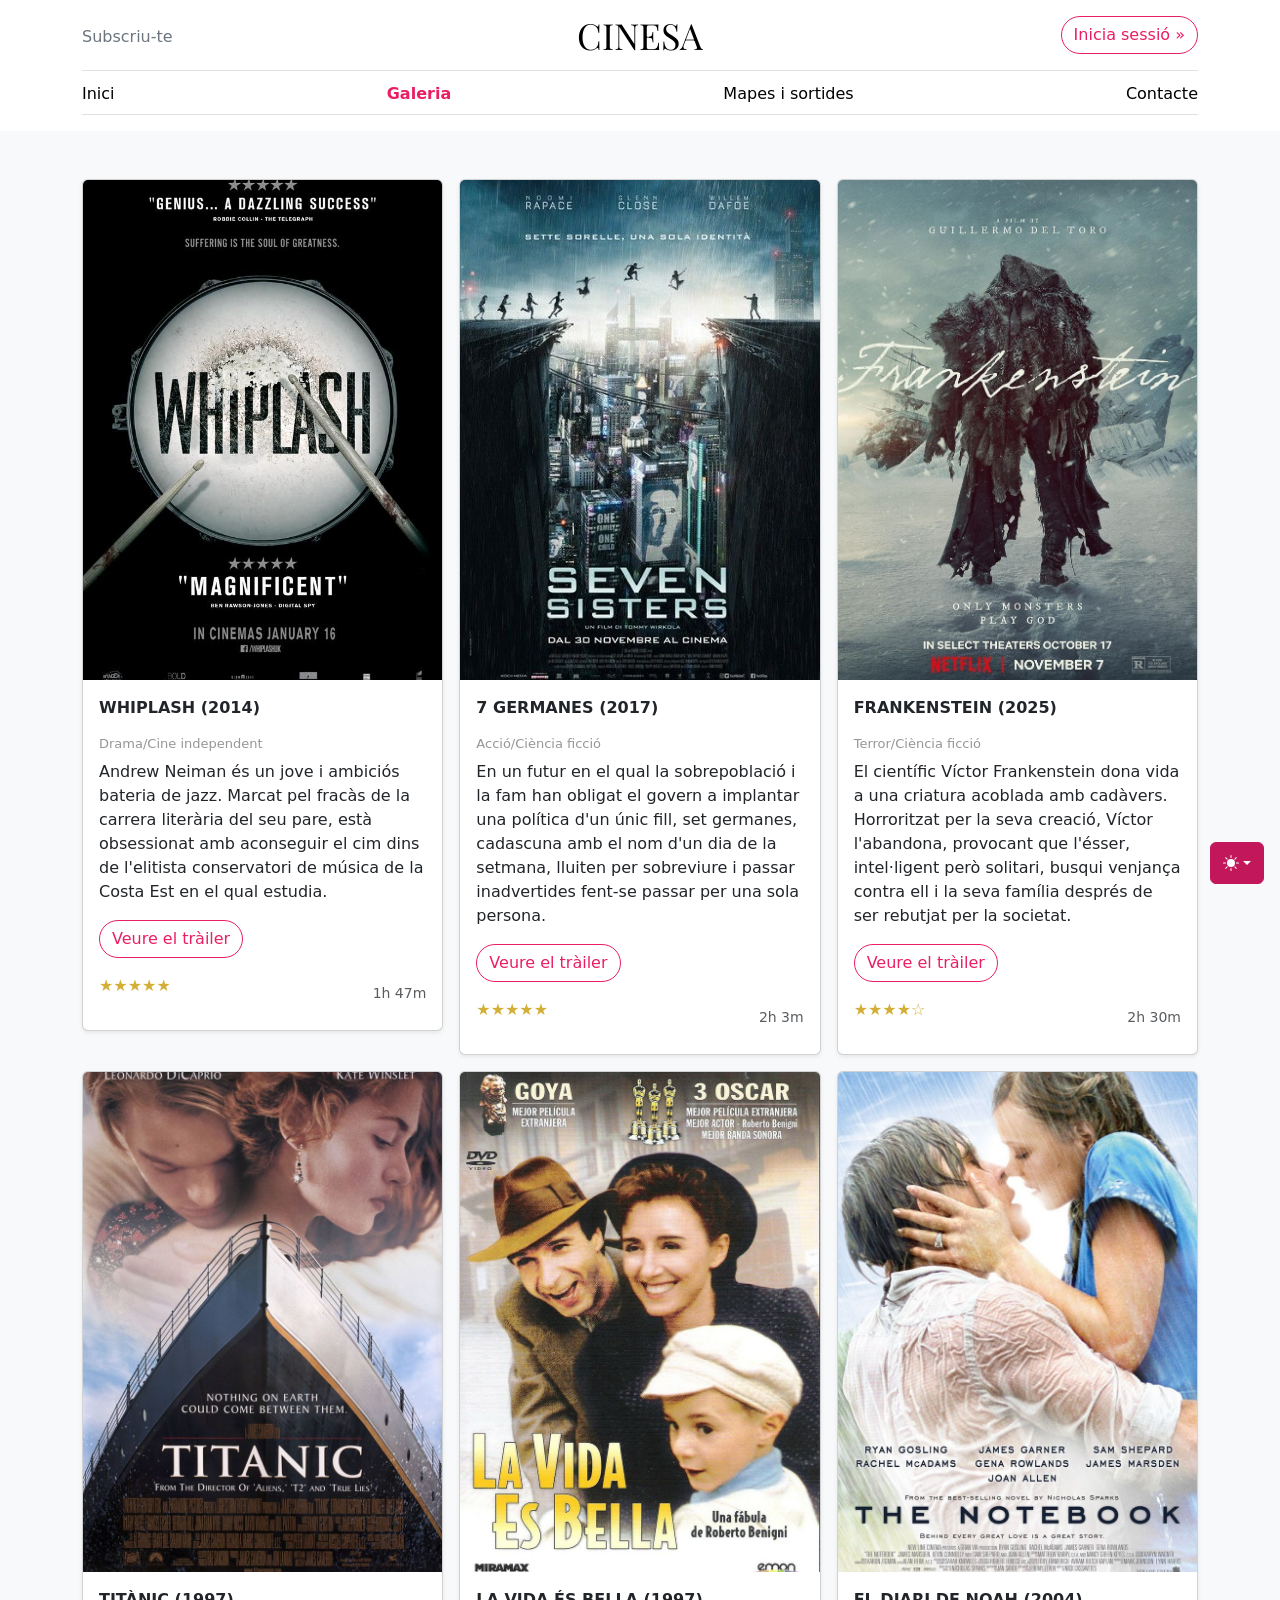
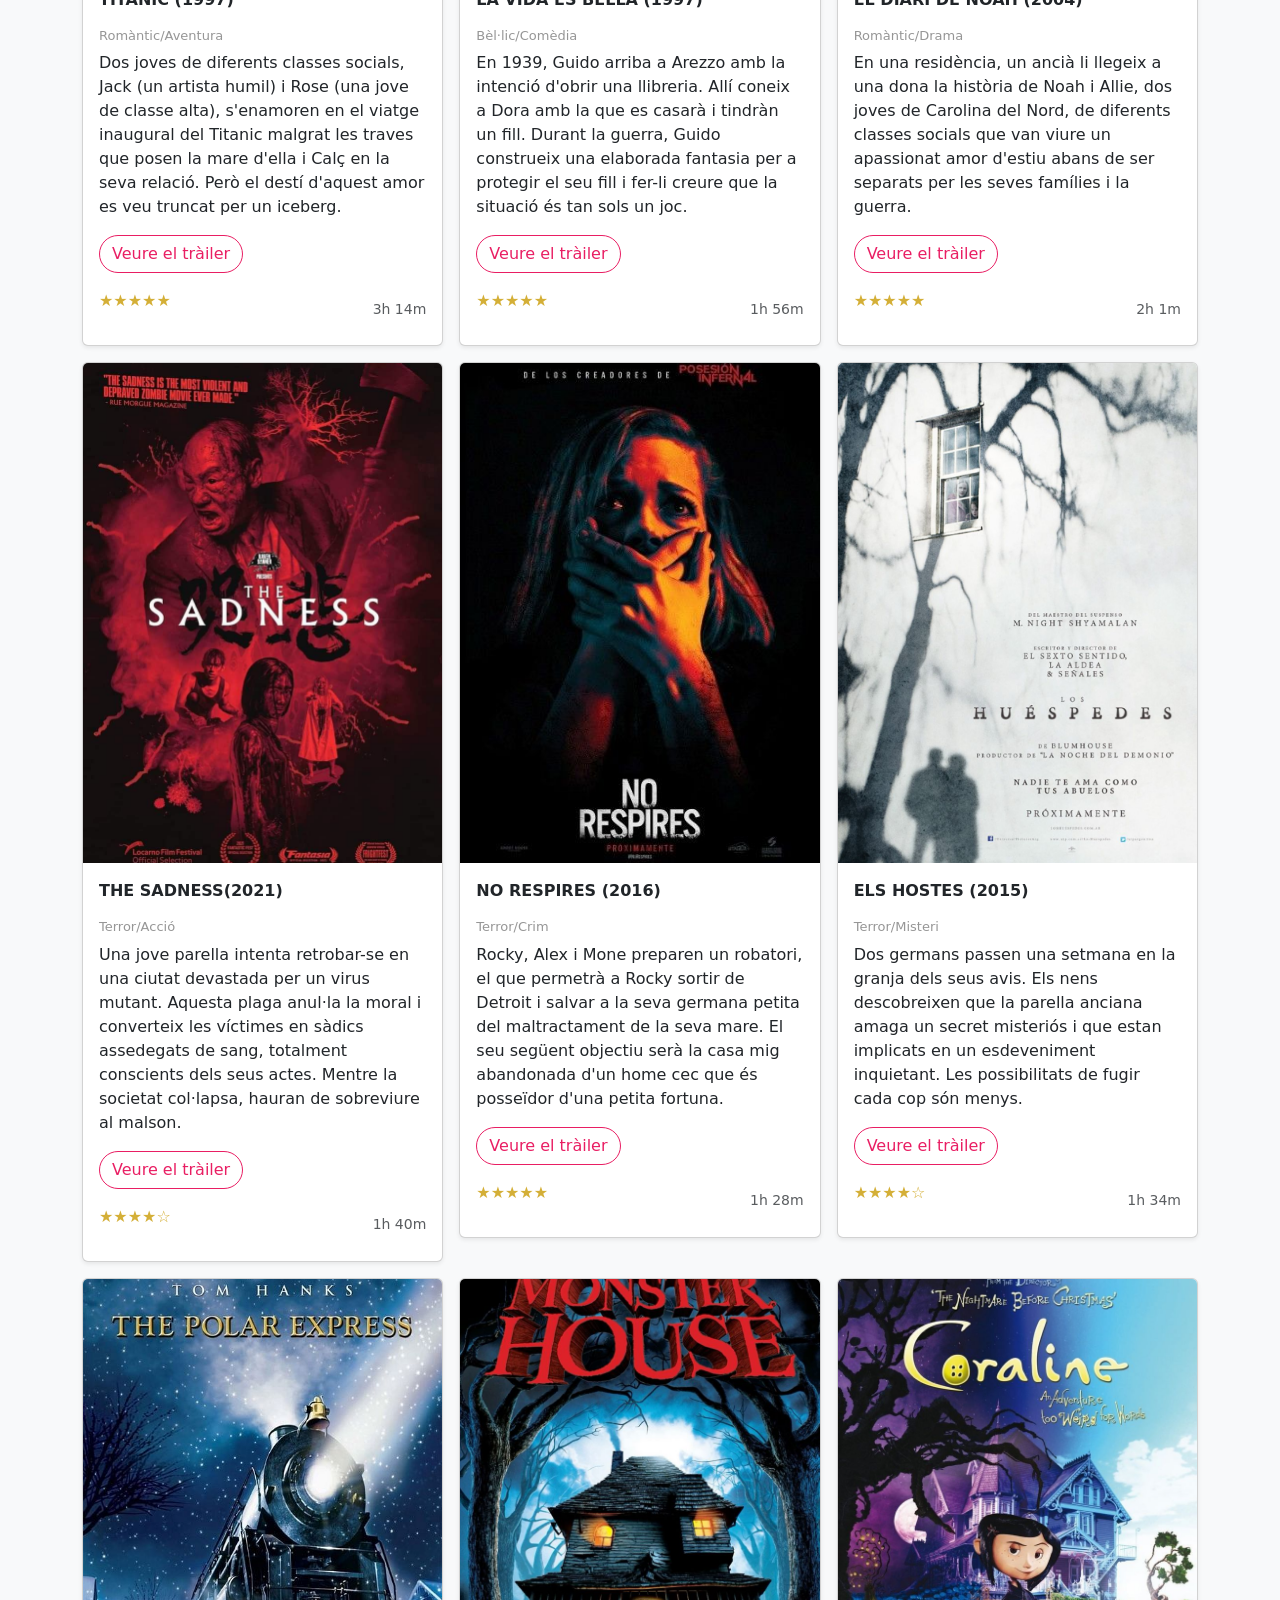
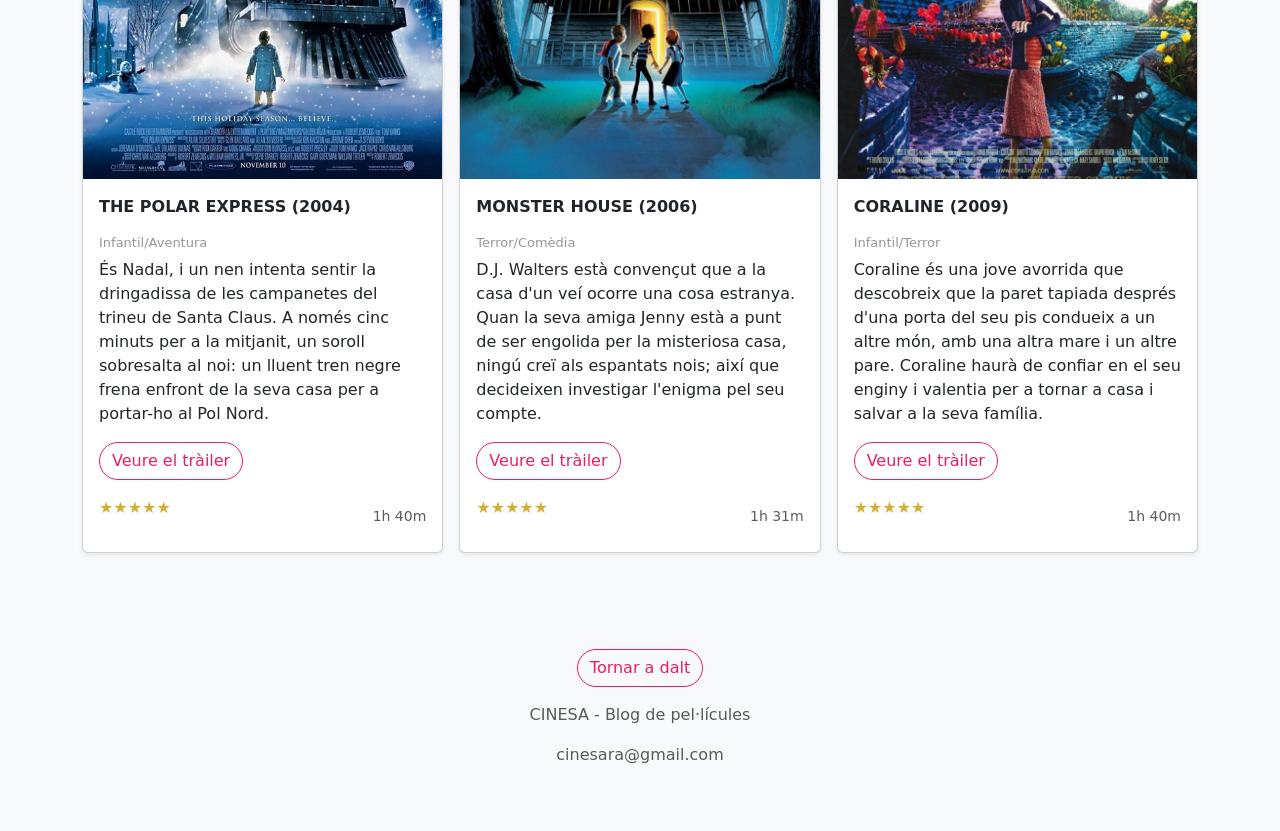
<file: galeria.html>
<!doctype html>
<html lang="en" data-bs-theme="auto">
  <head>
    <meta charset="utf-8" />
    <meta name="viewport" content="width=device-width, initial-scale=1" />
    <meta name="description" content="" />
    <meta
      name="author"
      content="Mark Otto, Jacob Thornton, and Bootstrap contributors"
    />
    <meta name="generator" content="Astro v5.13.2" />
    <title>GALERIA · Blog Cinesa</title>
    <link
      rel="canonical"
      href="https://getbootstrap.com/docs/5.3/examples/blog/"
    />
    <script src="assets/js/color-modes.js"></script>
    <link href="assets/dist/css/bootstrap.min.css" rel="stylesheet" />
    <meta name="theme-color" content="#712cf9" />
    <link
      href="https://fonts.googleapis.com/css?family=Playfair+Display:700,900&display=swap"
      rel="stylesheet"
    />
    <link href="css/blog.css" rel="stylesheet" />
    <style>
      .bd-placeholder-img {
        font-size: 1.125rem;
        text-anchor: middle;
        -webkit-user-select: none;
        -moz-user-select: none;
        user-select: none;
      }
      @media (min-width: 768px) {
        .bd-placeholder-img-lg {
          font-size: 3.5rem;
        }
      }
      .b-example-divider {
        width: 100%;
        height: 3rem;
        background-color: #0000001a;
        border: solid rgba(0, 0, 0, 0.15);
        border-width: 1px 0;
        box-shadow:
          inset 0 0.5em 1.5em #0000001a,
          inset 0 0.125em 0.5em #00000026;
      }
      .b-example-vr {
        flex-shrink: 0;
        width: 1.5rem;
        height: 100vh;
      }
      .bi {
        vertical-align: -0.125em;
        fill: currentColor;
      }
      .nav-scroller {
        position: relative;
        z-index: 2;
        height: 2.75rem;
        overflow-y: hidden;
      }
      .nav-scroller .nav {
        display: flex;
        flex-wrap: nowrap;
        padding-bottom: 1rem;
        margin-top: -1px;
        overflow-x: auto;
        text-align: center;
        white-space: nowrap;
        -webkit-overflow-scrolling: touch;
      }
      .btn-bd-primary {
        --bd-violet-bg: #C2185B;
        --bd-violet-rgb: 112.520718, 44.062154, 249.437846;
        --bs-btn-font-weight: 600;
        --bs-btn-color: var(--bs-white);
        --bs-btn-bg: var(--bd-violet-bg);
        --bs-btn-border-color: var(--bd-violet-bg);
        --bs-btn-hover-color: var(--bs-white);
        --bs-btn-hover-bg: #C2185B;
        --bs-btn-hover-border-color: #C2185B;
        --bs-btn-focus-shadow-rgb: var(--bd-violet-rgb);
        --bs-btn-active-color: var(--bs-btn-hover-color);
        --bs-btn-active-bg: #C2185B;
        --bs-btn-active-border-color: #C2185B;
      }
      .bd-mode-toggle {
        z-index: 1500;
      }
      .bd-mode-toggle .bi {
        width: 1em;
        height: 1em;
      }
      .bd-mode-toggle .dropdown-menu .active .bi {
        display: block !important;
      }
    </style>
  </head>
  <body>
    <svg xmlns="http://www.w3.org/2000/svg" class="d-none">
      <symbol id="check2" viewBox="0 0 16 16">
        <path
          d="M13.854 3.646a.5.5 0 0 1 0 .708l-7 7a.5.5 0 0 1-.708 0l-3.5-3.5a.5.5 0 1 1 .708-.708L6.5 10.293l6.646-6.647a.5.5 0 0 1 .708 0z"
        ></path>
      </symbol>
      <symbol id="circle-half" viewBox="0 0 16 16">
        <path
          d="M8 15A7 7 0 1 0 8 1v14zm0 1A8 8 0 1 1 8 0a8 8 0 0 1 0 16z"
        ></path>
      </symbol>
      <symbol id="moon-stars-fill" viewBox="0 0 16 16">
        <path
          d="M6 .278a.768.768 0 0 1 .08.858 7.208 7.208 0 0 0-.878 3.46c0 4.021 3.278 7.277 7.318 7.277.527 0 1.04-.055 1.533-.16a.787.787 0 0 1 .81.316.733.733 0 0 1-.031.893A8.349 8.349 0 0 1 8.344 16C3.734 16 0 12.286 0 7.71 0 4.266 2.114 1.312 5.124.06A.752.752 0 0 1 6 .278z"
        ></path>
        <path
          d="M10.794 3.148a.217.217 0 0 1 .412 0l.387 1.162c.173.518.579.924 1.097 1.097l1.162.387a.217.217 0 0 1 0 .412l-1.162.387a1.734 1.734 0 0 0-1.097 1.097l-.387 1.162a.217.217 0 0 1-.412 0l-.387-1.162A1.734 1.734 0 0 0 9.31 6.593l-1.162-.387a.217.217 0 0 1 0-.412l1.162-.387a1.734 1.734 0 0 0 1.097-1.097l.387-1.162zM13.863.099a.145.145 0 0 1 .274 0l.258.774c.115.346.386.617.732.732l.774.258a.145.145 0 0 1 0 .274l-.774.258a1.156 1.156 0 0 0-.732.732l-.258.774a.145.145 0 0 1-.274 0l-.258-.774a1.156 1.156 0 0 0-.732-.732l-.774-.258a.145.145 0 0 1 0-.274l.774-.258c.346-.115.617-.386.732-.732L13.863.1z"
        ></path>
      </symbol>
      <symbol id="sun-fill" viewBox="0 0 16 16">
        <path
          d="M8 12a4 4 0 1 0 0-8 4 4 0 0 0 0 8zM8 0a.5.5 0 0 1 .5.5v2a.5.5 0 0 1-1 0v-2A.5.5 0 0 1 8 0zm0 13a.5.5 0 0 1 .5.5v2a.5.5 0 0 1-1 0v-2A.5.5 0 0 1 8 13zm8-5a.5.5 0 0 1-.5.5h-2a.5.5 0 0 1 0-1h2a.5.5 0 0 1 .5.5zM3 8a.5.5 0 0 1-.5.5h-2a.5.5 0 0 1 0-1h2A.5.5 0 0 1 3 8zm10.657-5.657a.5.5 0 0 1 0 .707l-1.414 1.415a.5.5 0 1 1-.707-.708l1.414-1.414a.5.5 0 0 1 .707 0zm-9.193 9.193a.5.5 0 0 1 0 .707L3.05 13.657a.5.5 0 0 1-.707-.707l1.414-1.414a.5.5 0 0 1 .707 0zm9.193 2.121a.5.5 0 0 1-.707 0l-1.414-1.414a.5.5 0 0 1 .707-.707l1.414 1.414a.5.5 0 0 1 0 .707zM4.464 4.465a.5.5 0 0 1-.707 0L2.343 3.05a.5.5 0 1 1 .707-.707l1.414 1.414a.5.5 0 0 1 0 .708z"
        ></path>
      </symbol>
    </svg>
    <div
      class="dropdown position-fixed bottom-0 end-0 mb-3 me-3 bd-mode-toggle"
    >
      <button
        class="btn btn-bd-primary py-2 dropdown-toggle d-flex align-items-center"
        id="bd-theme"
        type="button"
        aria-expanded="false"
        data-bs-toggle="dropdown"
        aria-label="Toggle theme (auto)"
      >
        <svg class="bi my-1 theme-icon-active" aria-hidden="true">
          <use href="#circle-half"></use>
        </svg>
        <span class="visually-hidden" id="bd-theme-text">Toggle theme</span>
      </button>
      <ul
        class="dropdown-menu dropdown-menu-end shadow"
        aria-labelledby="bd-theme-text"
      >
        <li>
          <button
            type="button"
            class="dropdown-item d-flex align-items-center"
            data-bs-theme-value="light"
            aria-pressed="false"
          >
            <svg class="bi me-2 opacity-50" aria-hidden="true">
              <use href="#sun-fill"></use>
            </svg>
            Light
            <svg class="bi ms-auto d-none" aria-hidden="true">
              <use href="#check2"></use>
            </svg>
          </button>
        </li>
        <li>
          <button
            type="button"
            class="dropdown-item d-flex align-items-center"
            data-bs-theme-value="dark"
            aria-pressed="false"
          >
            <svg class="bi me-2 opacity-50" aria-hidden="true">
              <use href="#moon-stars-fill"></use>
            </svg>
            Dark
            <svg class="bi ms-auto d-none" aria-hidden="true">
              <use href="#check2"></use>
            </svg>
          </button>
        </li>
        <li>
          <button
            type="button"
            class="dropdown-item d-flex align-items-center active"
            data-bs-theme-value="auto"
            aria-pressed="true"
          >
            <svg class="bi me-2 opacity-50" aria-hidden="true">
              <use href="#circle-half"></use>
            </svg>
            Auto
            <svg class="bi ms-auto d-none" aria-hidden="true">
              <use href="#check2"></use>
            </svg>
          </button>
        </li>
      </ul>
    </div>
    <svg xmlns="http://www.w3.org/2000/svg" class="d-none">
      <symbol
        id="aperture"
        fill="none"
        stroke="currentColor"
        stroke-linecap="round"
        stroke-linejoin="round"
        stroke-width="2"
        viewBox="0 0 24 24"
      >
        <circle cx="12" cy="12" r="10"></circle>
        <path
          d="M14.31 8l5.74 9.94M9.69 8h11.48M7.38 12l5.74-9.94M9.69 16L3.95 6.06M14.31 16H2.83m13.79-4l-5.74 9.94"
        ></path>
      </symbol>
      <symbol id="cart" viewBox="0 0 16 16">
        <path
          d="M0 1.5A.5.5 0 0 1 .5 1H2a.5.5 0 0 1 .485.379L2.89 3H14.5a.5.5 0 0 1 .49.598l-1 5a.5.5 0 0 1-.465.401l-9.397.472L4.415 11H13a.5.5 0 0 1 0 1H4a.5.5 0 0 1-.491-.408L2.01 3.607 1.61 2H.5a.5.5 0 0 1-.5-.5zM3.102 4l.84 4.479 9.144-.459L13.89 4H3.102zM5 12a2 2 0 1 0 0 4 2 2 0 0 0 0-4zm7 0a2 2 0 1 0 0 4 2 2 0 0 0 0-4zm-7 1a1 1 0 1 1 0 2 1 1 0 0 1 0-2zm7 0a1 1 0 1 1 0 2 1 1 0 0 1 0-2z"
        ></path>
      </symbol>
      <symbol id="chevron-right" viewBox="0 0 16 16">
        <path
          fill-rule="evenodd"
          d="M4.646 1.646a.5.5 0 0 1 .708 0l6 6a.5.5 0 0 1 0 .708l-6 6a.5.5 0 0 1-.708-.708L10.293 8 4.646 2.354a.5.5 0 0 1 0-.708z"
        ></path>
      </symbol>
    </svg>
    <div class="container">
      <header class="border-bottom lh-1 py-3">
        <div class="row flex-nowrap justify-content-between align-items-center">
          <div class="col-4 pt-1">
            <a class="link-secondary" href="#">Subscriu-te</a>
          </div>
          <div class="col-4 text-center">
            <a
              class="blog-header-logo text-body-emphasis text-decoration-none"
              href="#"
              >CINESA</a
            >
          </div>
          <div class="col-4 d-flex justify-content-end align-items-center">
            <a class="btn btn-outline-primary rounded-pill" href="contacte.html">Inicia sessió &raquo;</a>
          </div>
        </div>
      </header>
      <div class="nav-scroller py-1 mb-3 border-bottom">
        <nav class="nav nav-underline justify-content-between">
          <a class="nav-item nav-link link-body-emphasis" href="index.html">Inici</a>
          <a class="nav-item nav-link link-body-emphasis active" href="galeria.html">Galeria</a>
          <a class="nav-item nav-link link-body-emphasis" href="mapes.html">Mapes i sortides</a>
          <a class="nav-item nav-link link-body-emphasis" href="contacte.html">Contacte</a>
        </nav>
      </div>
    </div>
      
      <div class="album py-5 bg-body-tertiary">
        <div class="container">
          <div class="row row-cols-1 row-cols-sm-2 row-cols-md-3 g-3">
            <div class="col">
              <div class="card shadow-sm">
                <img src="imatges/whiplash.jpg" 
                  class="card-img-top" 
                  alt="Descripción de la película" 
                  style="height: 500px; object-fit: cover;">
                <div class="card-body">
                  <p><b>WHIPLASH (2014)</b></p>
                  <h6 class="aclariment">Drama/Cine independent</h6>
                  <p class="card-text">
                    Andrew Neiman és un jove i ambiciós bateria de jazz. Marcat pel 
                    fracàs de la carrera literària del seu pare, està obsessionat amb 
                    aconseguir el cim dins de l'elitista conservatori de música de la 
                    Costa Est en el qual estudia.
                  </p>

                  <p><a class="btn btn-outline-primary rounded-pill" href="https://youtu.be/Zdgzc-YMimo?si=14o7URLfwAIng36G">Veure el tràiler</a></p>
                  <div
                    class="d-flex justify-content-between align-items-center"
                  >
                    <div class="btn-group">
                      <p>★★★★★</p>
                    </div>
                    <small class="text-body-secondary">1h 47m</small>
                  </div>
                </div>
              </div>
            </div>

            <div class="col">
              <div class="card shadow-sm">
                <img src="imatges/7hermanas.jpg" 
                  class="card-img-top" 
                  alt="Descripción de la película" 
                  style="height: 500px; object-fit: cover;">
                <div class="card-body">
                  <p><b>7 GERMANES (2017)</b></p>
                  <h6 class="aclariment">Acció/Ciència ficció</h6>
                  <p class="card-text">
                    En un futur en el qual la sobrepoblació i la fam han obligat el 
                    govern a implantar una política d'un únic fill, set germanes, cadascuna 
                    amb el nom d'un dia de la setmana, lluiten per sobreviure i passar 
                    inadvertides fent-se passar per una sola persona. 
                  </p>

                  <p><a class="btn btn-outline-primary rounded-pill" href="https://youtu.be/ECoekuLodFg?si=rutui1TT6GUHo8yR">Veure el tràiler</a></p>
                  <div class="d-flex justify-content-between align-items-center">

                    <div class="btn-group">
                      <p>★★★★★</p>
                    </div>
                    <small class="text-body-secondary">2h 3m</small>
                  </div>
                </div>
              </div>
            </div>


            <div class="col">
              <div class="card shadow-sm">
                <img src="imatges/FRANKENSTEIN.jpg" 
                  class="card-img-top" 
                  alt="Descripción de la película" 
                  style="height: 500px; object-fit: cover;">

                <div class="card-body">
                  <p><b>FRANKENSTEIN (2025)</b></p>
                  <h6 class="aclariment">Terror/Ciència ficció</h6>
                  <p class="card-text">
                    El científic Víctor Frankenstein dona vida a una criatura acoblada 
                    amb cadàvers. Horroritzat per la seva creació, Víctor l'abandona, 
                    provocant que l'ésser, intel·ligent però solitari, busqui venjança 
                    contra ell i la seva família després de ser rebutjat per la societat.
                  </p>

                  <p><a class="btn btn-outline-primary rounded-pill" href="https://youtu.be/EnN6DL2Z7vA?si=AJmsayYbN6TtU6ZJ">Veure el tràiler</a></p>
                  <div
                    class="d-flex justify-content-between align-items-center"
                  >

                    <div class="btn-group">
                      <p>★★★★☆</p>
                    </div>
                    <small class="text-body-secondary">2h 30m</small>
                  </div>
                </div>
              </div>
            </div>
            <div class="col">
              <div class="card shadow-sm">
                <img src="imatges/TITANIC.jpg" 
                  class="card-img-top" 
                  alt="Descripción de la película" 
                  style="height: 500px; object-fit: cover;">
                <div class="card-body">
                  <p><b>TITÀNIC (1997)</b></p>
                  <h6 class="aclariment">Romàntic/Aventura</h6>
                  <p class="card-text">
                     Dos joves de diferents classes socials, Jack (un artista humil) i Rose 
                     (una jove de classe alta), s'enamoren en el viatge inaugural del Titanic 
                     malgrat les traves que posen la mare d'ella i Calç en la seva relació. Però
                    el destí d'aquest amor es veu truncat per un iceberg.
                  </p>

                  <p><a class="btn btn-outline-primary rounded-pill" href="https://youtu.be/1EMkCJWQIDY?si=L6X5HwrAY4FosY4u">Veure el tràiler</a></p>
                  <div
                    class="d-flex justify-content-between align-items-center"
                  >
                    <div class="btn-group">
                      <p>★★★★★</p>
                    </div>
                    <small class="text-body-secondary">3h 14m</small>
                  </div>
                </div>
              </div>
            </div>
            <div class="col">
              <div class="card shadow-sm">
                <img src="imatges/vidabella.jpg" 
                  class="card-img-top" 
                  alt="Descripción de la película" 
                  style="height: 500px; object-fit: cover;">
                <div class="card-body">
                  <p><b>LA VIDA ÉS BELLA (1997)</b></p>
                  <h6 class="aclariment">Bèl·lic/Comèdia</h6>
                  <p class="card-text">
                    En 1939, Guido arriba a Arezzo amb la intenció d'obrir una llibreria. 
                    Allí coneix a Dora amb la que es casarà i tindràn un fill. Durant la guerra,
                    Guido construeix una elaborada fantasia per a protegir el seu fill i fer-li 
                    creure que la situació és tan sols un joc.
                  </p>

                  <p><a class="btn btn-outline-primary rounded-pill" href="https://youtu.be/e-Z062tRdbQ?si=39vTIt3bnjuyJdpA">Veure el tràiler</a></p>
                  <div
                    class="d-flex justify-content-between align-items-center"
                  >
                    <div class="btn-group">
                      <p>★★★★★</p>
                    </div>
                    <small class="text-body-secondary">1h 56m</small>
                  </div>
                </div>
              </div>
            </div>
            <div class="col">
              <div class="card shadow-sm">
                <img src="imatges/diariodenoah.jpg" 
                  class="card-img-top" 
                  alt="Descripción de la película" 
                  style="height: 500px; object-fit: cover;">
                <div class="card-body">
                  <p><b>EL DIARI DE NOAH (2004)</b></p>
                  <h6 class="aclariment">Romàntic/Drama</h6>
                  <p class="card-text">
                    En una residència, un ancià li llegeix a una dona la història
                    de Noah i Allie, dos joves de Carolina del Nord, de diferents 
                    classes socials que van viure un apassionat amor d'estiu abans 
                    de ser separats per les seves famílies i la guerra.
                  </p>

                  <p><a class="btn btn-outline-primary rounded-pill" href="https://youtu.be/fwlmQ3PCZ9g?si=RQVxJ2aYJ5IOxMQy">Veure el tràiler</a></p>
                  <div
                    class="d-flex justify-content-between align-items-center"
                  >
                    <div class="btn-group">
                      <p>★★★★★</p>
                    </div>
                    <small class="text-body-secondary">2h 1m</small>
                  </div>
                </div>
              </div>
            </div>
            <div class="col">
              <div class="card shadow-sm">
                <img src="imatges/SADNESS.jpg" 
                  class="card-img-top" 
                  alt="Descripción de la película" 
                  style="height: 500px; object-fit: cover;">
                <div class="card-body">
                  <p><b>THE SADNESS(2021)</b></p>
                  <h6 class="aclariment">Terror/Acció</h6>
                  <p class="card-text">
                    Una jove parella intenta retrobar-se en una ciutat devastada per un 
                    virus mutant. Aquesta plaga anul·la la moral i converteix les víctimes
                     en sàdics assedegats de sang, totalment conscients dels seus actes. 
                     Mentre la societat col·lapsa, hauran de sobreviure al malson.
                  </p>

                  <p><a class="btn btn-outline-primary rounded-pill" href="https://youtu.be/v3O4DKVIkB4?si=mJiugXAFYSMFH09M">Veure el tràiler</a></p>

                  <div
                    class="d-flex justify-content-between align-items-center"
                  >
                    <div class="btn-group">
                      <p>★★★★☆</p>
                    </div>
                    <small class="text-body-secondary">1h 40m</small>
                  </div>
                </div>
              </div>
            </div>
            <div class="col">
              <div class="card shadow-sm">
                <img src="imatges/NORESPIRES.jpg" 
                  class="card-img-top" 
                  alt="Descripción de la película" 
                  style="height: 500px; object-fit: cover;">
                <div class="card-body">
                  <p><b>NO RESPIRES (2016)</b></p>
                  <h6 class="aclariment">Terror/Crim</h6>
                  <p class="card-text">
                    Rocky, Alex i Mone preparen un robatori, el que permetrà a Rocky 
                    sortir de Detroit i salvar a la seva germana petita del maltractament 
                    de la seva mare. El seu següent objectiu serà la casa mig abandonada 
                    d'un home cec que és posseïdor d'una petita fortuna.
                  </p>

                  <p><a class="btn btn-outline-primary rounded-pill" href="https://youtu.be/mvEetUDCKxE?si=73bDaAmaUpjflkWH">Veure el tràiler</a></p>
                  <div
                    class="d-flex justify-content-between align-items-center"
                  >
                    <div class="btn-group">
                      <p>★★★★★</p>
                    </div>
                    <small class="text-body-secondary">1h 28m</small>
                  </div>
                </div>
              </div>
            </div>
            <div class="col">
              <div class="card shadow-sm">
                <img src="imatges/lavisita.jpg" 
                  class="card-img-top" 
                  alt="Descripción de la película" 
                  style="height: 500px; object-fit: cover;">
                <div class="card-body">
                  <p><b>ELS HOSTES (2015)</b></p>
                  <h6 class="aclariment">Terror/Misteri</h6>
                  <p class="card-text">
                    Dos germans passen una setmana en la granja dels seus avis. Els nens 
                    descobreixen que la parella anciana amaga
                    un secret misteriós i que estan implicats en un esdeveniment inquietant.
                    Les possibilitats de fugir cada cop són menys.
                  </p>

                  <p><a class="btn btn-outline-primary rounded-pill" href="https://youtu.be/cH22YJRshCY?si=qDKjyjV39OEH5ees">Veure el tràiler</a></p>
                  <div
                    class="d-flex justify-content-between align-items-center"
                  >
                    <div class="btn-group">
                      <p>★★★★☆</p>
                    </div>
                    <small class="text-body-secondary">1h 34m</small>
                  </div>
                </div>
              </div>
            </div>
            <div class="col">
              <div class="card shadow-sm">
                <img src="imatges/POLAREXPRESS.jpg" 
                  class="card-img-top" 
                  alt="Descripción de la película" 
                  style="height: 500px; object-fit: cover;">
                <div class="card-body">
                  <p><b>THE POLAR EXPRESS (2004)</b></p>
                  <h6 class="aclariment">Infantil/Aventura</h6>
                  <p class="card-text">
                    És Nadal, i un nen intenta sentir la dringadissa de les campanetes 
                    del trineu de Santa Claus. A només cinc minuts per a la mitjanit, 
                    un soroll sobresalta al noi: un lluent tren negre frena enfront de 
                    la seva casa per a portar-ho al Pol Nord.
                  </p>

                  <p><a class="btn btn-outline-primary rounded-pill" href="https://youtu.be/4XkHPphBN_Q?si=RzWh7pP2UFGguY3_">Veure el tràiler</a></p>
                  <div
                    class="d-flex justify-content-between align-items-center"
                  >
                    <div class="btn-group">
                      <p>★★★★★</p>
                    </div>
                    <small class="text-body-secondary">1h 40m</small>
                  </div>
                </div>
              </div>
            </div>
            <div class="col">
              <div class="card shadow-sm">
                <img src="imatges/MONSTERHOUSE.jpg" 
                  class="card-img-top" 
                  alt="Descripción de la película" 
                  style="height: 500px; object-fit: cover;">
                <div class="card-body">
                  <p><b>MONSTER HOUSE (2006)</b></p>
                  <h6 class="aclariment">Terror/Comèdia</h6>
                  <p class="card-text">
                    D.J. Walters està convençut que a la casa d'un veí ocorre una cosa estranya. 
                    Quan la seva amiga Jenny està a punt de ser engolida per la misteriosa casa, 
                    ningú creï als espantats nois; així que decideixen investigar l'enigma pel 
                    seu compte.
                  </p>

                  <p><a class="btn btn-outline-primary rounded-pill" href="https://youtu.be/FvJl6wI0QUo?si=WAeVTx_7nQdU5Hut">Veure el tràiler</a></p>
                  <div
                    class="d-flex justify-content-between align-items-center"
                  >
                    <div class="btn-group">
                      <p>★★★★★</p>
                    </div>
                    <small class="text-body-secondary">1h 31m</small>
                  </div>
                </div>
              </div>
            </div>
            <div class="col">
              <div class="card shadow-sm">
                <img src="imatges/CORALINE.jpg" 
                  class="card-img-top" 
                  alt="Descripción de la película" 
                  style="height: 500px; object-fit: cover;">
                <div class="card-body">
                  <p><b>CORALINE (2009)</b></p>
                  <h6 class="aclariment">Infantil/Terror</h6>
                  <p class="card-text">
                     Coraline és una jove avorrida que descobreix que la paret 
                     tapiada després d'una porta del seu pis condueix a un altre món, 
                     amb una altra mare i un altre pare. Coraline haurà de confiar en el seu 
                     enginy i valentia per a tornar a casa i salvar a la seva família.
                  </p>

                  <p><a class="btn btn-outline-primary rounded-pill" href="https://youtu.be/ksOiRS2YO1U?si=esTyJYIOPqyDWsCT">Veure el tràiler</a></p>
                  <div
                    class="d-flex justify-content-between align-items-center"
                  >
                    <div class="btn-group">
                      <p>★★★★★</p>
                    </div>
                    <small class="text-body-secondary">1h 40m</small>
                  </div>
                </div>
              </div>
            </div>
          </div>
        </div>
      </div>
    </main>
     <footer class="py-5 text-center text-body-secondary bg-body-tertiary">
      <p>
      <a class="btn btn-outline-primary rounded-pill" href="#">Tornar a dalt</a>
      </p>
      <p>
        CINESA - Blog de pel·lícules
      </p>
      <p>
        cinesara@gmail.com
      </p>
    </footer>
    <script
      src="assets/dist/js/bootstrap.bundle.min.js"
      class="astro-vvvwv3sm"
    ></script>
  </body>
</html>
</file>
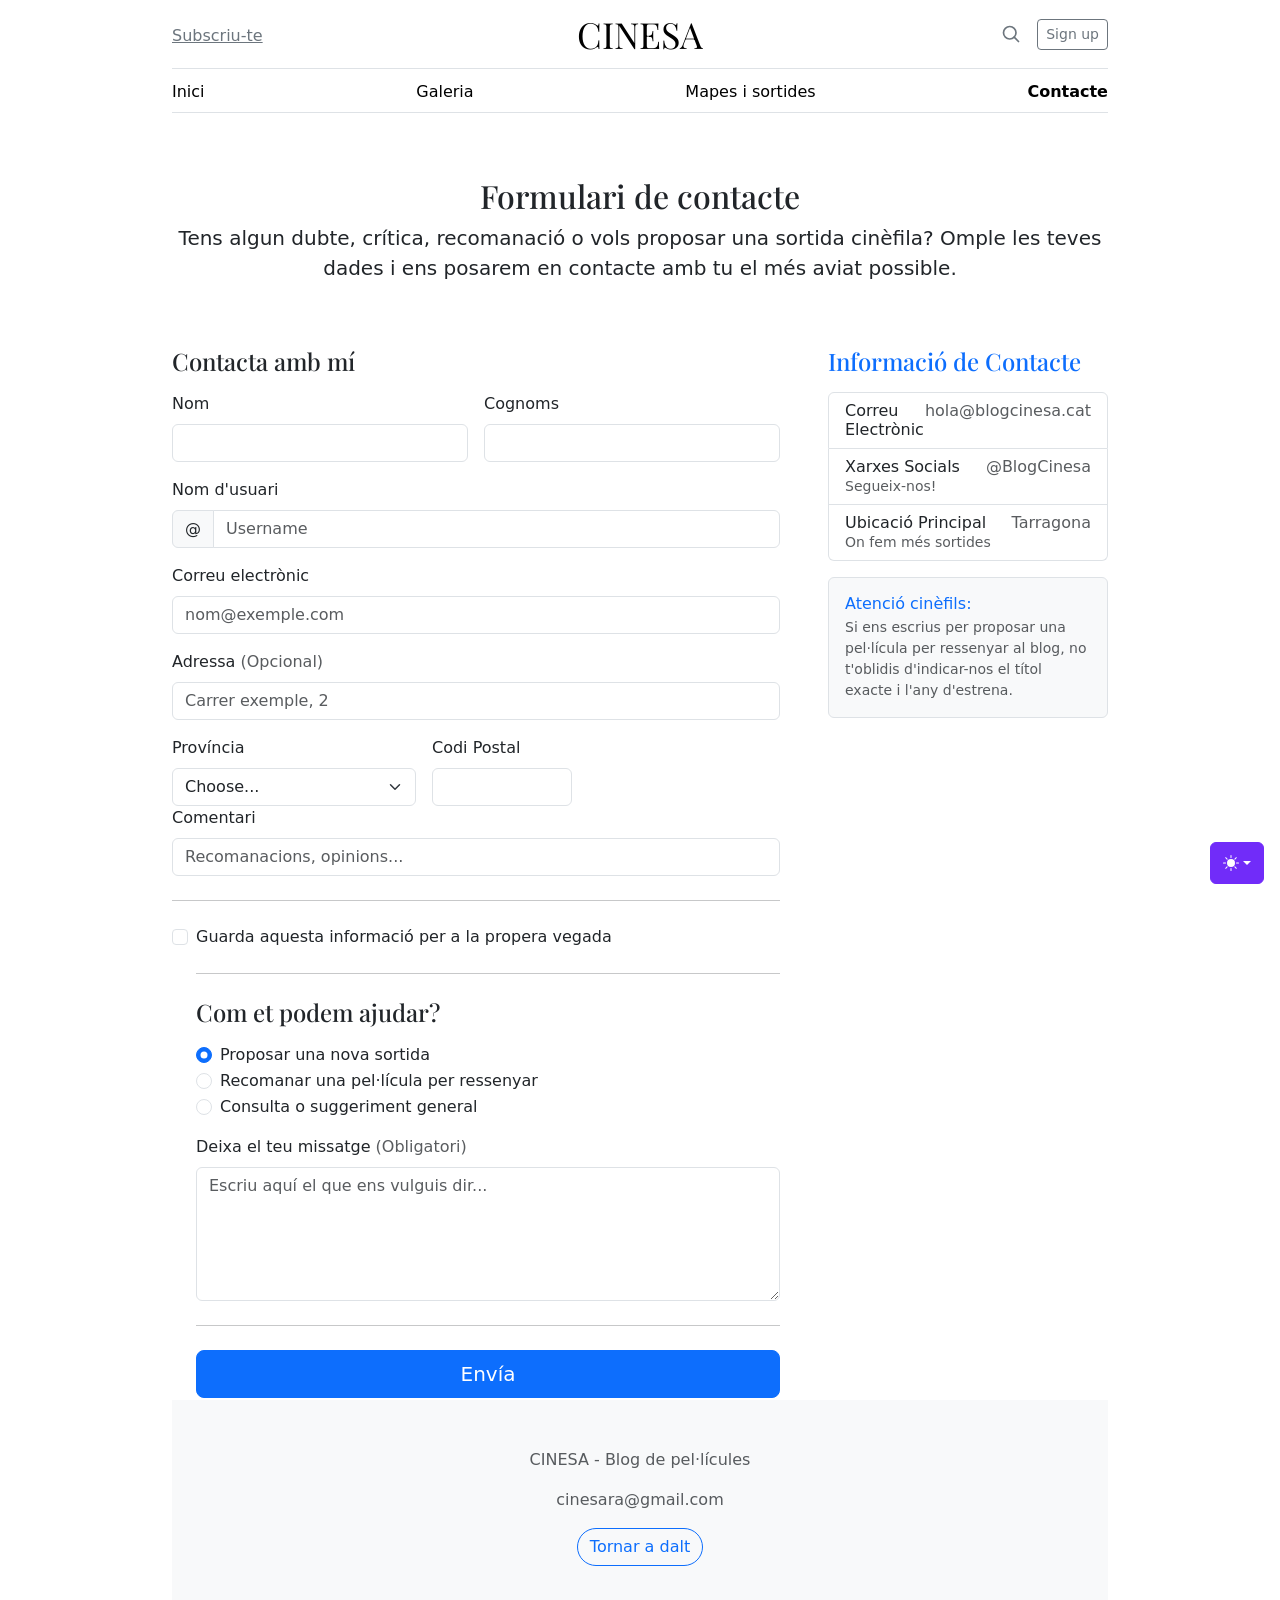
<file: html_css_bootstrap/contacte.html>
<!doctype html>
<html lang="en" data-bs-theme="auto">
  <head>
    <meta charset="utf-8" />
    <meta name="viewport" content="width=device-width, initial-scale=1" />
    <meta name="description" content="" />
    <meta
      name="author"
      content="Mark Otto, Jacob Thornton, and Bootstrap contributors"
    />
    <meta name="generator" content="Astro v5.13.2" />
    <title>INICI · Blog Cinesa</title>
    <link
      rel="canonical"
      href="https://getbootstrap.com/docs/5.3/examples/blog/"
    />
    <script src="../assets/js/color-modes.js"></script>
    <link href="../assets/dist/css/bootstrap.min.css" rel="stylesheet" />
    <meta name="theme-color" content="#712cf9" />
    <link href="checkout.css" rel="stylesheet" />
    <link
      href="https://fonts.googleapis.com/css?family=Playfair+Display:700,900&display=swap"
      rel="stylesheet"
    />
    <link href="blog.css" rel="stylesheet" />
    <style>
      .bd-placeholder-img {
        font-size: 1.125rem;
        text-anchor: middle;
        -webkit-user-select: none;
        -moz-user-select: none;
        user-select: none;
      }
      @media (min-width: 768px) {
        .bd-placeholder-img-lg {
          font-size: 3.5rem;
        }
      }
      .b-example-divider {
        width: 100%;
        height: 3rem;
        background-color: #0000001a;
        border: solid rgba(0, 0, 0, 0.15);
        border-width: 1px 0;
        box-shadow:
          inset 0 0.5em 1.5em #0000001a,
          inset 0 0.125em 0.5em #00000026;
      }
      .b-example-vr {
        flex-shrink: 0;
        width: 1.5rem;
        height: 100vh;
      }
      .bi {
        vertical-align: -0.125em;
        fill: currentColor;
      }
      .nav-scroller {
        position: relative;
        z-index: 2;
        height: 2.75rem;
        overflow-y: hidden;
      }
      .nav-scroller .nav {
        display: flex;
        flex-wrap: nowrap;
        padding-bottom: 1rem;
        margin-top: -1px;
        overflow-x: auto;
        text-align: center;
        white-space: nowrap;
        -webkit-overflow-scrolling: touch;
      }
      .btn-bd-primary {
        --bd-violet-bg: #712cf9;
        --bd-violet-rgb: 112.520718, 44.062154, 249.437846;
        --bs-btn-font-weight: 600;
        --bs-btn-color: var(--bs-white);
        --bs-btn-bg: var(--bd-violet-bg);
        --bs-btn-border-color: var(--bd-violet-bg);
        --bs-btn-hover-color: var(--bs-white);
        --bs-btn-hover-bg: #6528e0;
        --bs-btn-hover-border-color: #6528e0;
        --bs-btn-focus-shadow-rgb: var(--bd-violet-rgb);
        --bs-btn-active-color: var(--bs-btn-hover-color);
        --bs-btn-active-bg: #5a23c8;
        --bs-btn-active-border-color: #5a23c8;
      }
      .bd-mode-toggle {
        z-index: 1500;
      }
      .bd-mode-toggle .bi {
        width: 1em;
        height: 1em;
      }
      .bd-mode-toggle .dropdown-menu .active .bi {
        display: block !important;
      }
    </style>
  </head>
  <body>
    <svg xmlns="http://www.w3.org/2000/svg" class="d-none">
      <symbol id="check2" viewBox="0 0 16 16">
        <path
          d="M13.854 3.646a.5.5 0 0 1 0 .708l-7 7a.5.5 0 0 1-.708 0l-3.5-3.5a.5.5 0 1 1 .708-.708L6.5 10.293l6.646-6.647a.5.5 0 0 1 .708 0z"
        ></path>
      </symbol>
      <symbol id="circle-half" viewBox="0 0 16 16">
        <path
          d="M8 15A7 7 0 1 0 8 1v14zm0 1A8 8 0 1 1 8 0a8 8 0 0 1 0 16z"
        ></path>
      </symbol>
      <symbol id="moon-stars-fill" viewBox="0 0 16 16">
        <path
          d="M6 .278a.768.768 0 0 1 .08.858 7.208 7.208 0 0 0-.878 3.46c0 4.021 3.278 7.277 7.318 7.277.527 0 1.04-.055 1.533-.16a.787.787 0 0 1 .81.316.733.733 0 0 1-.031.893A8.349 8.349 0 0 1 8.344 16C3.734 16 0 12.286 0 7.71 0 4.266 2.114 1.312 5.124.06A.752.752 0 0 1 6 .278z"
        ></path>
        <path
          d="M10.794 3.148a.217.217 0 0 1 .412 0l.387 1.162c.173.518.579.924 1.097 1.097l1.162.387a.217.217 0 0 1 0 .412l-1.162.387a1.734 1.734 0 0 0-1.097 1.097l-.387 1.162a.217.217 0 0 1-.412 0l-.387-1.162A1.734 1.734 0 0 0 9.31 6.593l-1.162-.387a.217.217 0 0 1 0-.412l1.162-.387a1.734 1.734 0 0 0 1.097-1.097l.387-1.162zM13.863.099a.145.145 0 0 1 .274 0l.258.774c.115.346.386.617.732.732l.774.258a.145.145 0 0 1 0 .274l-.774.258a1.156 1.156 0 0 0-.732.732l-.258.774a.145.145 0 0 1-.274 0l-.258-.774a1.156 1.156 0 0 0-.732-.732l-.774-.258a.145.145 0 0 1 0-.274l.774-.258c.346-.115.617-.386.732-.732L13.863.1z"
        ></path>
      </symbol>
      <symbol id="sun-fill" viewBox="0 0 16 16">
        <path
          d="M8 12a4 4 0 1 0 0-8 4 4 0 0 0 0 8zM8 0a.5.5 0 0 1 .5.5v2a.5.5 0 0 1-1 0v-2A.5.5 0 0 1 8 0zm0 13a.5.5 0 0 1 .5.5v2a.5.5 0 0 1-1 0v-2A.5.5 0 0 1 8 13zm8-5a.5.5 0 0 1-.5.5h-2a.5.5 0 0 1 0-1h2a.5.5 0 0 1 .5.5zM3 8a.5.5 0 0 1-.5.5h-2a.5.5 0 0 1 0-1h2A.5.5 0 0 1 3 8zm10.657-5.657a.5.5 0 0 1 0 .707l-1.414 1.415a.5.5 0 1 1-.707-.708l1.414-1.414a.5.5 0 0 1 .707 0zm-9.193 9.193a.5.5 0 0 1 0 .707L3.05 13.657a.5.5 0 0 1-.707-.707l1.414-1.414a.5.5 0 0 1 .707 0zm9.193 2.121a.5.5 0 0 1-.707 0l-1.414-1.414a.5.5 0 0 1 .707-.707l1.414 1.414a.5.5 0 0 1 0 .707zM4.464 4.465a.5.5 0 0 1-.707 0L2.343 3.05a.5.5 0 1 1 .707-.707l1.414 1.414a.5.5 0 0 1 0 .708z"
        ></path>
      </symbol>
    </svg>
    <div
      class="dropdown position-fixed bottom-0 end-0 mb-3 me-3 bd-mode-toggle"
    >
      <button
        class="btn btn-bd-primary py-2 dropdown-toggle d-flex align-items-center"
        id="bd-theme"
        type="button"
        aria-expanded="false"
        data-bs-toggle="dropdown"
        aria-label="Toggle theme (auto)"
      >
        <svg class="bi my-1 theme-icon-active" aria-hidden="true">
          <use href="#circle-half"></use>
        </svg>
        <span class="visually-hidden" id="bd-theme-text">Toggle theme</span>
      </button>
      <ul
        class="dropdown-menu dropdown-menu-end shadow"
        aria-labelledby="bd-theme-text"
      >
        <li>
          <button
            type="button"
            class="dropdown-item d-flex align-items-center"
            data-bs-theme-value="light"
            aria-pressed="false"
          >
            <svg class="bi me-2 opacity-50" aria-hidden="true">
              <use href="#sun-fill"></use>
            </svg>
            Light
            <svg class="bi ms-auto d-none" aria-hidden="true">
              <use href="#check2"></use>
            </svg>
          </button>
        </li>
        <li>
          <button
            type="button"
            class="dropdown-item d-flex align-items-center"
            data-bs-theme-value="dark"
            aria-pressed="false"
          >
            <svg class="bi me-2 opacity-50" aria-hidden="true">
              <use href="#moon-stars-fill"></use>
            </svg>
            Dark
            <svg class="bi ms-auto d-none" aria-hidden="true">
              <use href="#check2"></use>
            </svg>
          </button>
        </li>
        <li>
          <button
            type="button"
            class="dropdown-item d-flex align-items-center active"
            data-bs-theme-value="auto"
            aria-pressed="true"
          >
            <svg class="bi me-2 opacity-50" aria-hidden="true">
              <use href="#circle-half"></use>
            </svg>
            Auto
            <svg class="bi ms-auto d-none" aria-hidden="true">
              <use href="#check2"></use>
            </svg>
          </button>
        </li>
      </ul>
    </div>
    <svg xmlns="http://www.w3.org/2000/svg" class="d-none">
      <symbol
        id="aperture"
        fill="none"
        stroke="currentColor"
        stroke-linecap="round"
        stroke-linejoin="round"
        stroke-width="2"
        viewBox="0 0 24 24"
      >
        <circle cx="12" cy="12" r="10"></circle>
        <path
          d="M14.31 8l5.74 9.94M9.69 8h11.48M7.38 12l5.74-9.94M9.69 16L3.95 6.06M14.31 16H2.83m13.79-4l-5.74 9.94"
        ></path>
      </symbol>
      <symbol id="cart" viewBox="0 0 16 16">
        <path
          d="M0 1.5A.5.5 0 0 1 .5 1H2a.5.5 0 0 1 .485.379L2.89 3H14.5a.5.5 0 0 1 .49.598l-1 5a.5.5 0 0 1-.465.401l-9.397.472L4.415 11H13a.5.5 0 0 1 0 1H4a.5.5 0 0 1-.491-.408L2.01 3.607 1.61 2H.5a.5.5 0 0 1-.5-.5zM3.102 4l.84 4.479 9.144-.459L13.89 4H3.102zM5 12a2 2 0 1 0 0 4 2 2 0 0 0 0-4zm7 0a2 2 0 1 0 0 4 2 2 0 0 0 0-4zm-7 1a1 1 0 1 1 0 2 1 1 0 0 1 0-2zm7 0a1 1 0 1 1 0 2 1 1 0 0 1 0-2z"
        ></path>
      </symbol>
      <symbol id="chevron-right" viewBox="0 0 16 16">
        <path
          fill-rule="evenodd"
          d="M4.646 1.646a.5.5 0 0 1 .708 0l6 6a.5.5 0 0 1 0 .708l-6 6a.5.5 0 0 1-.708-.708L10.293 8 4.646 2.354a.5.5 0 0 1 0-.708z"
        ></path>
      </symbol>
    </svg>
    <div class="container">
      <header class="border-bottom lh-1 py-3">
        <div class="row flex-nowrap justify-content-between align-items-center">
          <div class="col-4 pt-1">
            <a class="link-secondary" href="#">Subscriu-te</a>
          </div>
          <div class="col-4 text-center">
            <a
              class="blog-header-logo text-body-emphasis text-decoration-none"
              href="#"
              >CINESA</a
            >
          </div>
          <div class="col-4 d-flex justify-content-end align-items-center">
            <a class="link-secondary" href="#" aria-label="Search">
              <svg
                xmlns="http://www.w3.org/2000/svg"
                width="20"
                height="20"
                fill="none"
                stroke="currentColor"
                stroke-linecap="round"
                stroke-linejoin="round"
                stroke-width="2"
                class="mx-3"
                role="img"
                viewBox="0 0 24 24"
              >
                <title>Search</title>
                <circle cx="10.5" cy="10.5" r="7.5"></circle>
                <path d="M21 21l-5.2-5.2"></path>
              </svg>
            </a>
            <a class="btn btn-sm btn-outline-secondary" href="#">Sign up</a>
          </div>
        </div>
      </header>
      <div class="nav-scroller py-1 mb-3 border-bottom">
        <nav class="nav nav-underline justify-content-between">
          <a class="nav-item nav-link link-body-emphasis" href="index.html">Inici</a>
          <a class="nav-item nav-link link-body-emphasis" href="galeria.html">Galeria</a>
          <a class="nav-item nav-link link-body-emphasis" href="mapes.html">Mapes i sortides</a>
          <a class="nav-item nav-link link-body-emphasis active" href="contacte.html">Contacte</a>
        </nav>
      </div>
    </div>

          <div class="container" style="max-width: 960px;">
      <main>
        <div class="py-5 text-center">
          <h2>Formulari de contacte</h2>
          <p class="lead">
            Tens algun dubte, crítica, recomanació o vols proposar una sortida cinèfila? Omple les teves dades i ens 
            posarem en contacte amb tu el més aviat possible. 
          </p>
        </div>
        <div class="row g-5">
          <div class="col-md-5 col-lg-4 order-md-last">
            <h4 class="d-flex justify-content-between align-items-center mb-3">
              <span class="text-primary">Informació de Contacte</span>
            </h4>
            
            <ul class="list-group mb-3">
              <li class="list-group-item d-flex justify-content-between lh-sm">
                <div>
                  <h6 class="my-0">Correu Electrònic</h6>
                </div>
                <span class="text-body-secondary">hola@blogcinesa.cat</span>
              </li>
              <li class="list-group-item d-flex justify-content-between lh-sm">
                <div>
                  <h6 class="my-0">Xarxes Socials</h6>
                  <small class="text-body-secondary">Segueix-nos!</small>
                </div>
                <span class="text-body-secondary">@BlogCinesa</span>
              </li>
              <li class="list-group-item d-flex justify-content-between lh-sm">
                <div>
                  <h6 class="my-0">Ubicació Principal</h6>
                  <small class="text-body-secondary">On fem més sortides</small>
                </div>
                <span class="text-body-secondary">Tarragona</span>
              </li>
            </ul>

            <div class="card p-3 bg-light border">
              <h6 class="mb-1 text-primary">Atenció cinèfils:</h6>
              <small class="text-body-secondary">Si ens escrius per proposar una pel·lícula per ressenyar al blog, no t'oblidis d'indicar-nos el títol exacte i l'any d'estrena.</small>
            </div>
          </div>

          <div class="col-md-7 col-lg-8">
            <h4 class="mb-3">Contacta amb mí</h4>
            <form class="needs-validation" novalidate>
              <div class="row g-3">
                <div class="col-sm-6">
                  <label for="firstName" class="form-label">Nom</label>
                  <input
                    type="text"
                    class="form-control"
                    id="firstName"
                    placeholder=""
                    value=""
                    required
                  />
                  <div class="invalid-feedback">
                    Valid first name is required.
                  </div>
                </div>
                <div class="col-sm-6">
                  <label for="lastName" class="form-label">Cognoms</label>
                  <input
                    type="text"
                    class="form-control"
                    id="lastName"
                    placeholder=""
                    value=""
                    required
                  />
                  <div class="invalid-feedback">
                    Valid last name is required.
                  </div>
                </div>
                <div class="col-12">
                  <label for="username" class="form-label">Nom d'usuari</label>
                  <div class="input-group has-validation">
                    <span class="input-group-text">@</span>
                    <input
                      type="text"
                      class="form-control"
                      id="username"
                      placeholder="Username"
                      required
                    />
                    <div class="invalid-feedback">
                      Your username is required.
                    </div>
                  </div>
                </div>
                <div class="col-12">
                  <label for="email" class="form-label"
                    >Correu electrònic
                    <span class="text-body-secondary"></span></label
                  >
                  <input
                    type="email"
                    class="form-control"
                    id="email"
                    placeholder="nom@exemple.com"
                  />
                  <div class="invalid-feedback">
                    Please enter a valid email address for shipping updates.
                  </div>
                </div>
                <div class="col-12">
                  <label for="address2" class="form-label"
                    >Adressa
                    <span class="text-body-secondary">(Opcional)</span></label
                  >
                  <input
                    type="text"
                    class="form-control"
                    id="address2"
                    placeholder="Carrer exemple, 2"
                  />
                </div>
                <div class="col-md-5">
                  <label for="country" class="form-label">Província</label>
                  <select class="form-select" id="country" required>
                    <option value="">Choose...</option>
                    <option>Álava</option>
                    <option>Albacete</option>
                    <option>Alacant</option>
                    <option>Almeria</option>
                    <option>Astúries</option>
                    <option>Badajoz</option>
                    <option>Balears</option>
                    <option>Barcelona</option>
                    <option>Biscaia</option>
                    <option>Burgos</option>
                    <option>Càceres</option>
                    <option>Cadis</option>
                    <option>Cantàbria</option>
                    <option>Castelló</option>
                    <option>Ceuta</option>
                    <option>Ciutat Real</option>
                    <option>Còrdova</option>
                    <option>Conca</option>
                    <option>Girona</option>
                    <option>Granada</option>
                    <option>Guadalajara</option>
                    <option>Gipúscoa</option>
                    <option>Huelva</option>
                    <option>Osca</option>
                    <option>Jaén</option>
                    <option>La Corunya</option>
                    <option>La Rioja</option>
                    <option>Les Palmes</option>
                    <option>Lleó</option>
                    <option>Lleida</option>
                    <option>Lugo</option>
                    <option>Madid</option>
                    <option>Màlaga</option>
                    <option>Melilla</option>
                    <option>Múrcia</option>
                    <option>Navarra</option>
                    <option>Orensa</option>
                    <option>Palència</option>
                    <option>Pontevedra</option>
                    <option>Salamanca</option>
                    <option>Santa Creu de Tenerife</option>
                    <option>Saragossa</option>
                    <option>Segòvia</option>
                    <option>Sevilla</option>
                    <option>Sòria</option>
                    <option>Tarragona</option>
                    <option>Terol</option>
                    <option>Toledo</option>
                    <option>València</option>
                    <option>Valladolid</option>
                    <option>Zamora</option>
                  </select>
                  <div class="invalid-feedback">
                    Please select a valid country.
                  </div>
                </div>
            
                <div class="col-md-3">
                  <label for="zip" class="form-label">Codi Postal</label>
                  <input
                    type="text"
                    class="form-control"
                    id="zip"
                    placeholder=""
                    required
                  />
                  <div class="invalid-feedback">Zip code required.</div>
                </div>
              </div>

              <div class="col-12">
                  <label for="address2" class="form-label"
                    >Comentari
                    <span class="text-body-secondary"></span></label
                  >
                  <input
                    type="text"
                    class="form-control"
                    id="address2"
                    placeholder="Recomanacions, opinions..."
                  />
                </div>

              <hr class="my-4" />
            
              <div class="form-check">
                <input
                  type="checkbox"
                  class="form-check-input"
                  id="save-info"
                />
                <label class="form-check-label" for="save-info"
                  >Guarda aquesta informació per a la propera vegada</label
                >
              <hr class="my-4" />

              <h4 class="mb-3">Com et podem ajudar?</h4>

          <div class="my-3">
            <div class="form-check">
              <input id="motiu1" name="motiu" type="radio" class="form-check-input" checked required />
              <label class="form-check-label" for="motiu1">Proposar una nova sortida</label>
            </div>
            <div class="form-check">
              <input id="motiu2" name="motiu" type="radio" class="form-check-input" required />
              <label class="form-check-label" for="motiu2">Recomanar una pel·lícula per ressenyar</label>
            </div>
            <div class="form-check">
              <input id="motiu3" name="motiu" type="radio" class="form-check-input" required />
              <label class="form-check-label" for="motiu3">Consulta o suggeriment general</label>
            </div>
          </div>

          <div class="row gy-3">
            <div class="col-12">
              <label for="missatge" class="form-label">Deixa el teu missatge <span class="text-body-secondary">(Obligatori)</span></label>
              <textarea class="form-control" id="missatge" rows="5" placeholder="Escriu aquí el que ens vulguis dir..." required></textarea>
              <div class="invalid-feedback">
                Si us plau, escriu un missatge abans d'enviar.
              </div>
            </div>
          </div>

          <hr class="my-4" />


              <button class="w-100 btn btn-primary btn-lg" type="submit">
                Envía
              </button>
            </form>
          </div>
        </div>
      </main>
     
       <!-- FOOTER -->
   <footer class="py-5 text-center text-body-secondary bg-body-tertiary">
      
      <p>
        CINESA - Blog de pel·lícules
      </p>
      <p>
        cinesara@gmail.com
      </p>
      <p><a class="btn btn-outline-primary rounded-pill" href="#">Tornar a dalt</a></p>
    </footer>
    <script
      src="../assets/dist/js/bootstrap.bundle.min.js"
      class="astro-vvvwv3sm"
    ></script>
  </body>
</html>
</file>
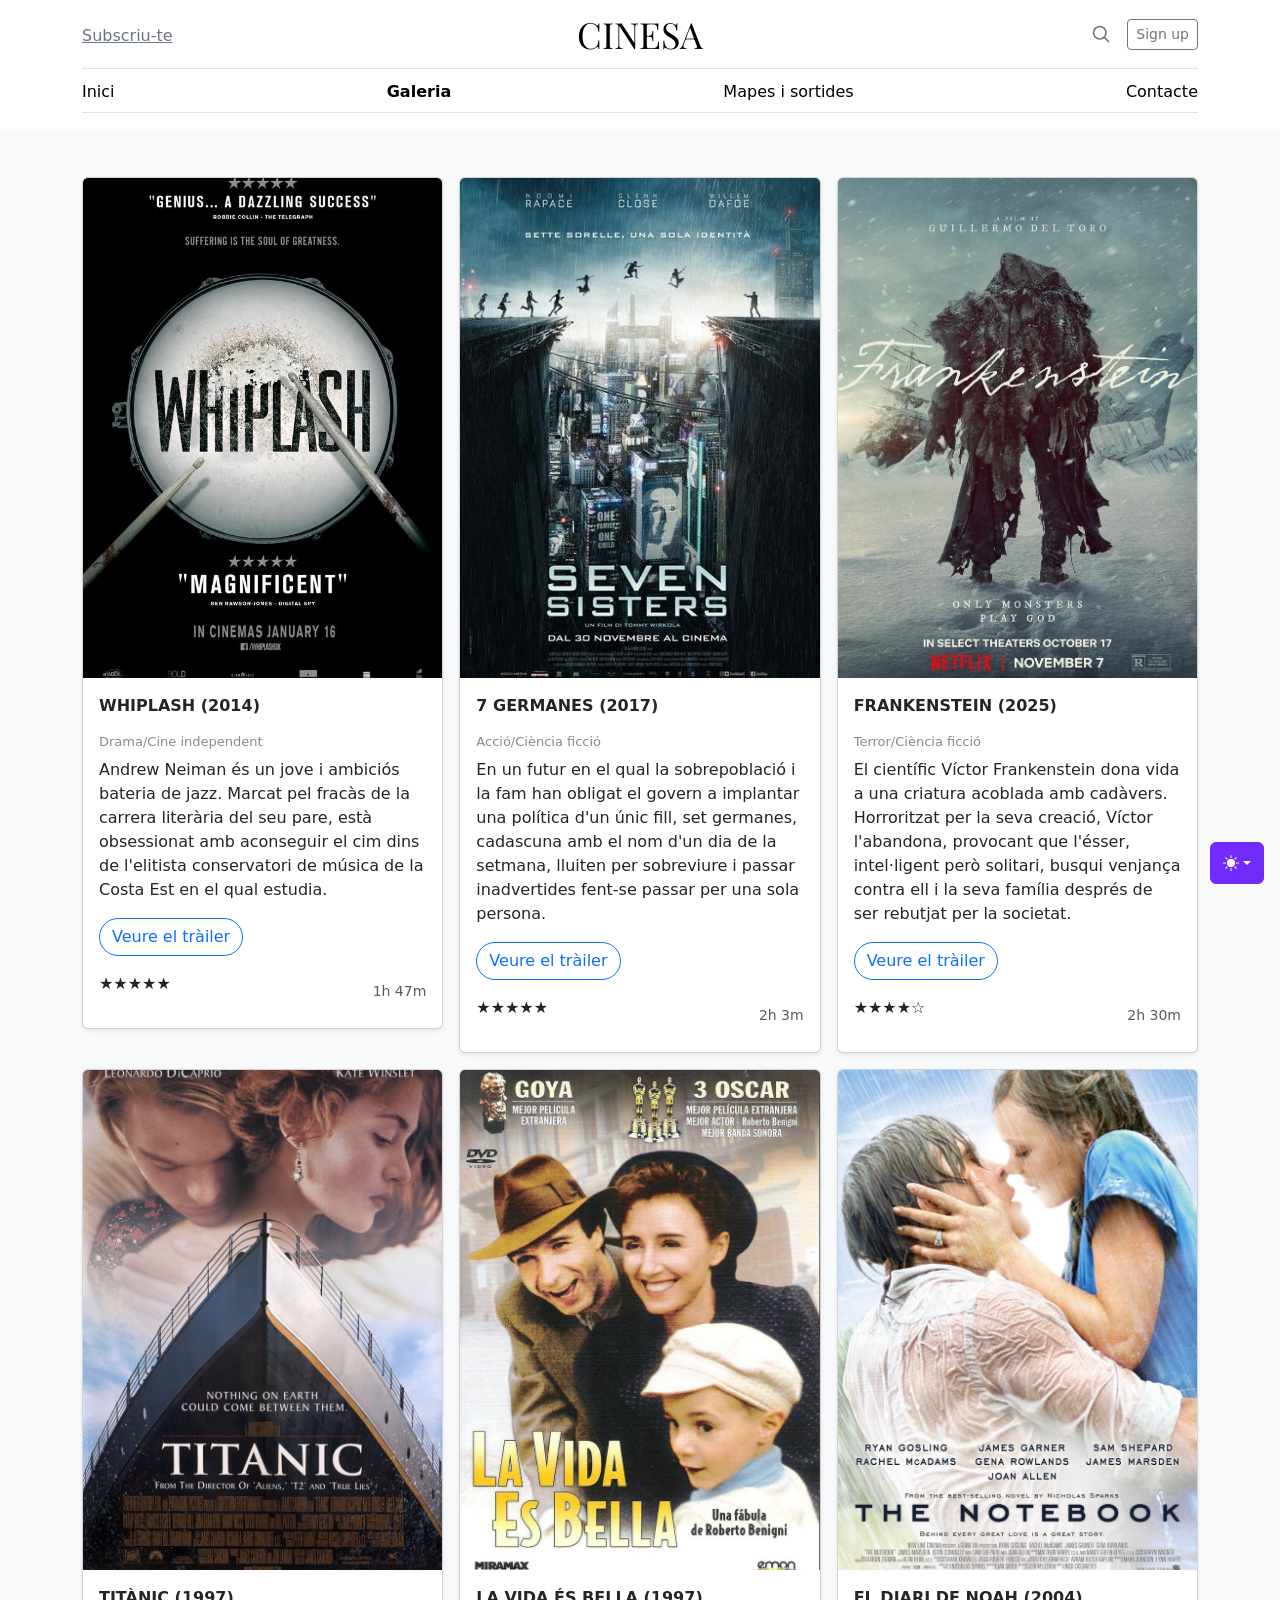
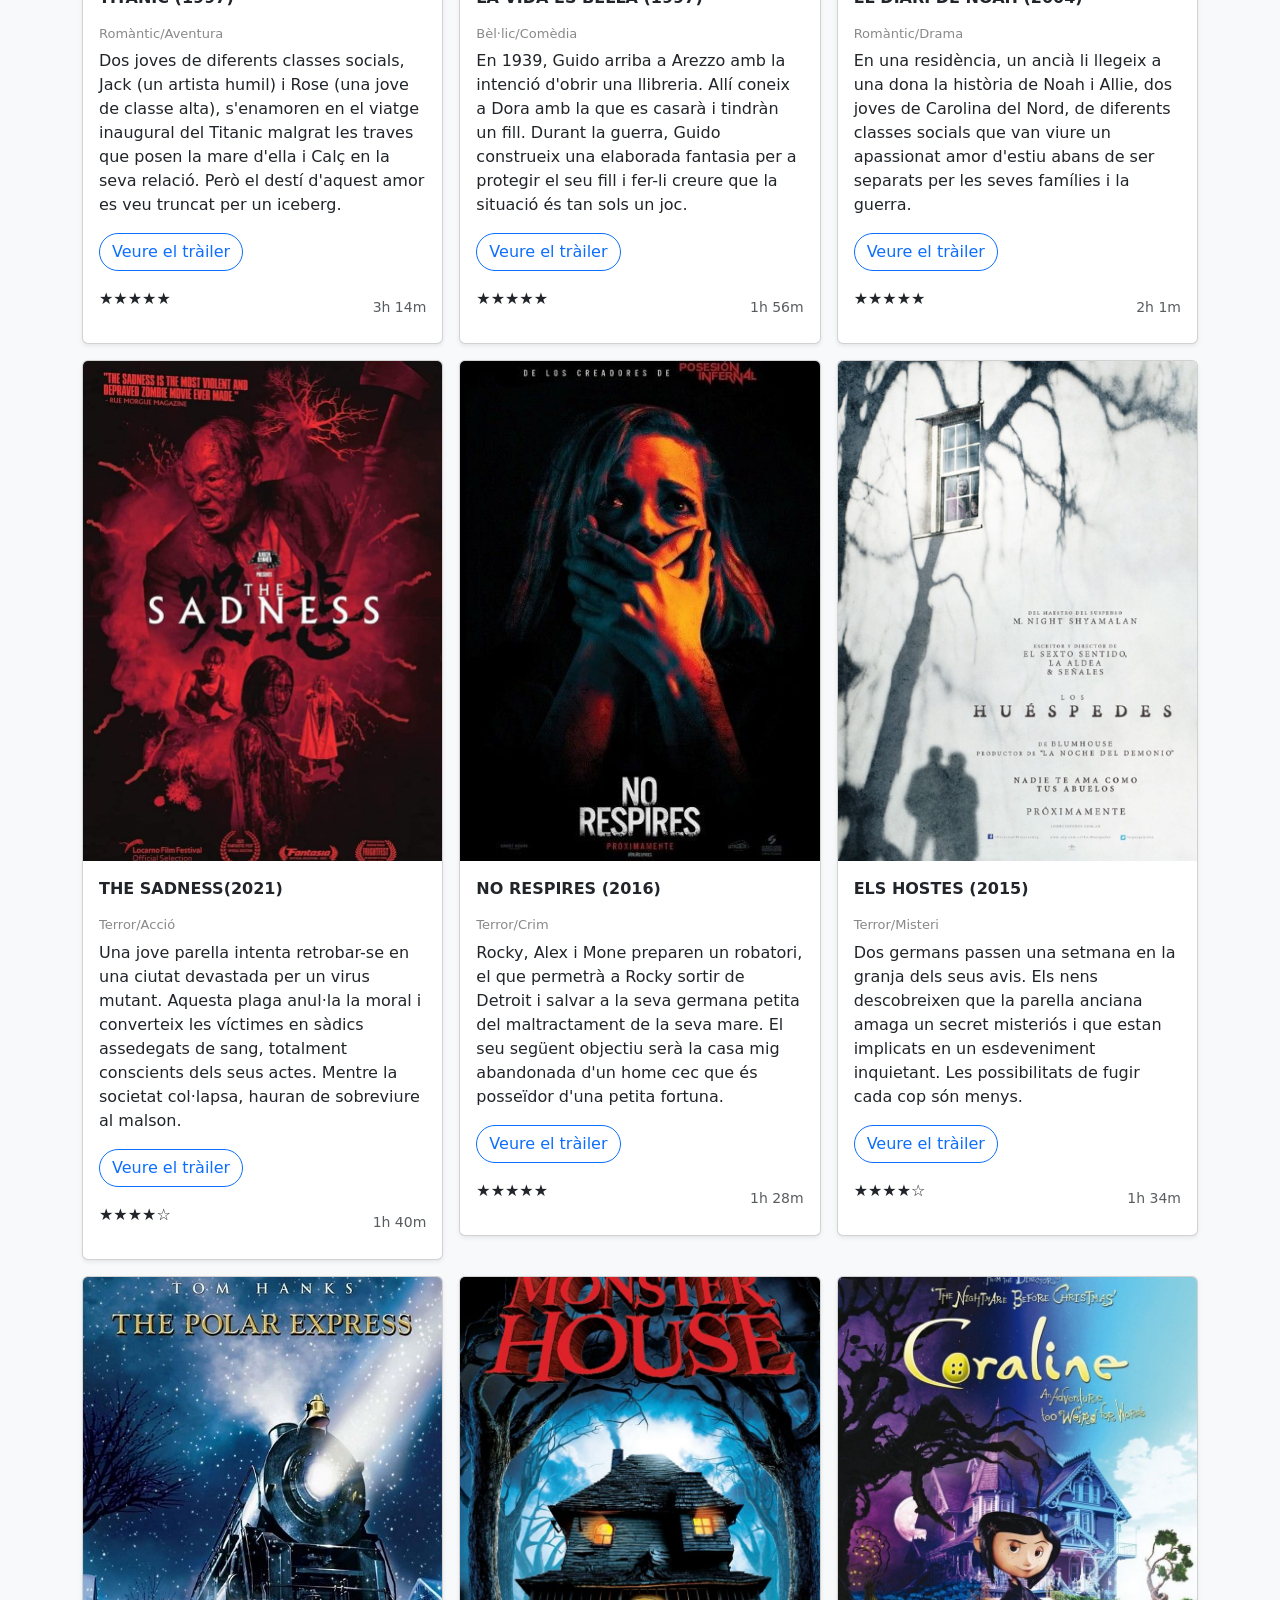
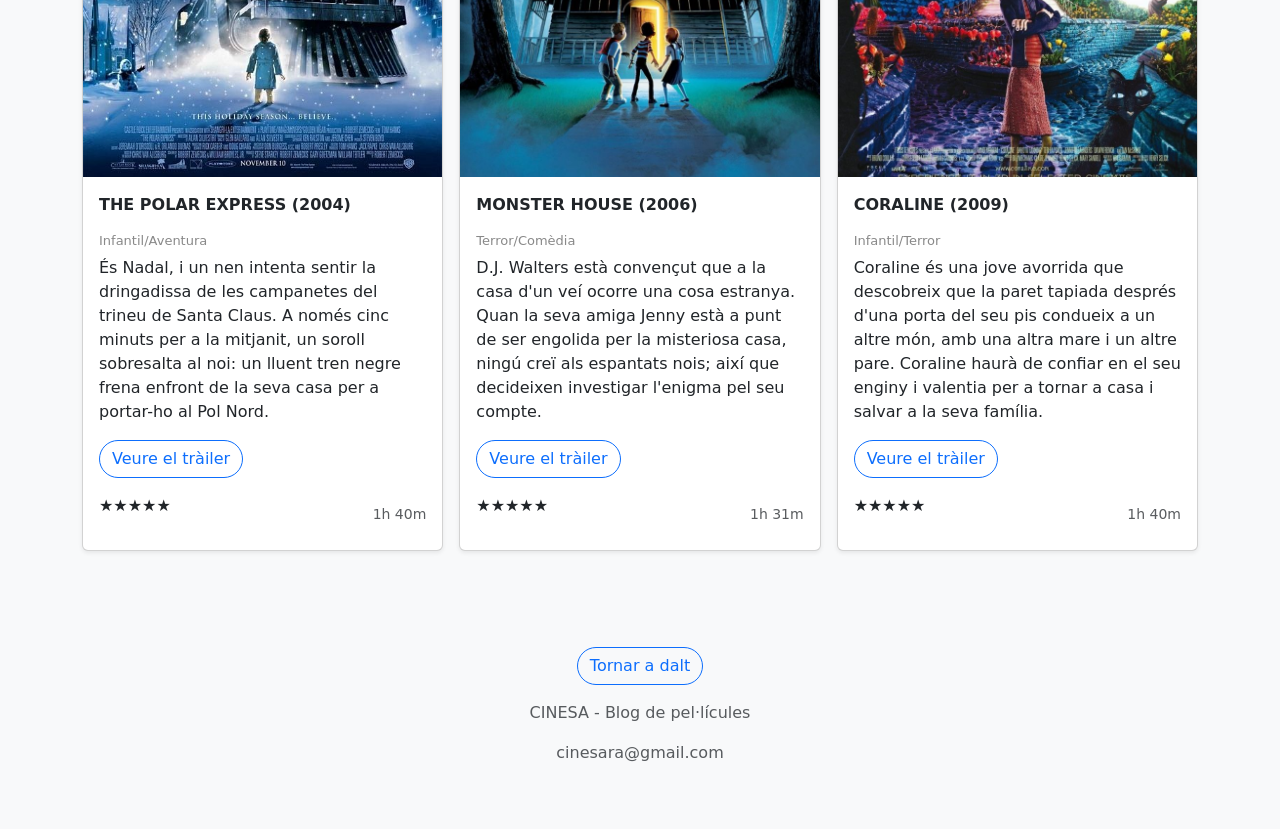
<file: html_css_bootstrap/galeria.html>
<!doctype html>
<html lang="en" data-bs-theme="auto">
  <head>
    <meta charset="utf-8" />
    <meta name="viewport" content="width=device-width, initial-scale=1" />
    <meta name="description" content="" />
    <meta
      name="author"
      content="Mark Otto, Jacob Thornton, and Bootstrap contributors"
    />
    <meta name="generator" content="Astro v5.13.2" />
    <title>GALERIA · Blog Cinesa</title>
    <link
      rel="canonical"
      href="https://getbootstrap.com/docs/5.3/examples/blog/"
    />
    <script src="../assets/js/color-modes.js"></script>
    <link href="../assets/dist/css/bootstrap.min.css" rel="stylesheet" />
    <meta name="theme-color" content="#712cf9" />
    <link
      href="https://fonts.googleapis.com/css?family=Playfair+Display:700,900&display=swap"
      rel="stylesheet"
    />
    <link href="blog.css" rel="stylesheet" />
    <style>
      .bd-placeholder-img {
        font-size: 1.125rem;
        text-anchor: middle;
        -webkit-user-select: none;
        -moz-user-select: none;
        user-select: none;
      }
      @media (min-width: 768px) {
        .bd-placeholder-img-lg {
          font-size: 3.5rem;
        }
      }
      .b-example-divider {
        width: 100%;
        height: 3rem;
        background-color: #0000001a;
        border: solid rgba(0, 0, 0, 0.15);
        border-width: 1px 0;
        box-shadow:
          inset 0 0.5em 1.5em #0000001a,
          inset 0 0.125em 0.5em #00000026;
      }
      .b-example-vr {
        flex-shrink: 0;
        width: 1.5rem;
        height: 100vh;
      }
      .bi {
        vertical-align: -0.125em;
        fill: currentColor;
      }
      .nav-scroller {
        position: relative;
        z-index: 2;
        height: 2.75rem;
        overflow-y: hidden;
      }
      .nav-scroller .nav {
        display: flex;
        flex-wrap: nowrap;
        padding-bottom: 1rem;
        margin-top: -1px;
        overflow-x: auto;
        text-align: center;
        white-space: nowrap;
        -webkit-overflow-scrolling: touch;
      }
      .btn-bd-primary {
        --bd-violet-bg: #712cf9;
        --bd-violet-rgb: 112.520718, 44.062154, 249.437846;
        --bs-btn-font-weight: 600;
        --bs-btn-color: var(--bs-white);
        --bs-btn-bg: var(--bd-violet-bg);
        --bs-btn-border-color: var(--bd-violet-bg);
        --bs-btn-hover-color: var(--bs-white);
        --bs-btn-hover-bg: #6528e0;
        --bs-btn-hover-border-color: #6528e0;
        --bs-btn-focus-shadow-rgb: var(--bd-violet-rgb);
        --bs-btn-active-color: var(--bs-btn-hover-color);
        --bs-btn-active-bg: #5a23c8;
        --bs-btn-active-border-color: #5a23c8;
      }
      .bd-mode-toggle {
        z-index: 1500;
      }
      .bd-mode-toggle .bi {
        width: 1em;
        height: 1em;
      }
      .bd-mode-toggle .dropdown-menu .active .bi {
        display: block !important;
      }
    </style>
  </head>
  <body>
    <svg xmlns="http://www.w3.org/2000/svg" class="d-none">
      <symbol id="check2" viewBox="0 0 16 16">
        <path
          d="M13.854 3.646a.5.5 0 0 1 0 .708l-7 7a.5.5 0 0 1-.708 0l-3.5-3.5a.5.5 0 1 1 .708-.708L6.5 10.293l6.646-6.647a.5.5 0 0 1 .708 0z"
        ></path>
      </symbol>
      <symbol id="circle-half" viewBox="0 0 16 16">
        <path
          d="M8 15A7 7 0 1 0 8 1v14zm0 1A8 8 0 1 1 8 0a8 8 0 0 1 0 16z"
        ></path>
      </symbol>
      <symbol id="moon-stars-fill" viewBox="0 0 16 16">
        <path
          d="M6 .278a.768.768 0 0 1 .08.858 7.208 7.208 0 0 0-.878 3.46c0 4.021 3.278 7.277 7.318 7.277.527 0 1.04-.055 1.533-.16a.787.787 0 0 1 .81.316.733.733 0 0 1-.031.893A8.349 8.349 0 0 1 8.344 16C3.734 16 0 12.286 0 7.71 0 4.266 2.114 1.312 5.124.06A.752.752 0 0 1 6 .278z"
        ></path>
        <path
          d="M10.794 3.148a.217.217 0 0 1 .412 0l.387 1.162c.173.518.579.924 1.097 1.097l1.162.387a.217.217 0 0 1 0 .412l-1.162.387a1.734 1.734 0 0 0-1.097 1.097l-.387 1.162a.217.217 0 0 1-.412 0l-.387-1.162A1.734 1.734 0 0 0 9.31 6.593l-1.162-.387a.217.217 0 0 1 0-.412l1.162-.387a1.734 1.734 0 0 0 1.097-1.097l.387-1.162zM13.863.099a.145.145 0 0 1 .274 0l.258.774c.115.346.386.617.732.732l.774.258a.145.145 0 0 1 0 .274l-.774.258a1.156 1.156 0 0 0-.732.732l-.258.774a.145.145 0 0 1-.274 0l-.258-.774a1.156 1.156 0 0 0-.732-.732l-.774-.258a.145.145 0 0 1 0-.274l.774-.258c.346-.115.617-.386.732-.732L13.863.1z"
        ></path>
      </symbol>
      <symbol id="sun-fill" viewBox="0 0 16 16">
        <path
          d="M8 12a4 4 0 1 0 0-8 4 4 0 0 0 0 8zM8 0a.5.5 0 0 1 .5.5v2a.5.5 0 0 1-1 0v-2A.5.5 0 0 1 8 0zm0 13a.5.5 0 0 1 .5.5v2a.5.5 0 0 1-1 0v-2A.5.5 0 0 1 8 13zm8-5a.5.5 0 0 1-.5.5h-2a.5.5 0 0 1 0-1h2a.5.5 0 0 1 .5.5zM3 8a.5.5 0 0 1-.5.5h-2a.5.5 0 0 1 0-1h2A.5.5 0 0 1 3 8zm10.657-5.657a.5.5 0 0 1 0 .707l-1.414 1.415a.5.5 0 1 1-.707-.708l1.414-1.414a.5.5 0 0 1 .707 0zm-9.193 9.193a.5.5 0 0 1 0 .707L3.05 13.657a.5.5 0 0 1-.707-.707l1.414-1.414a.5.5 0 0 1 .707 0zm9.193 2.121a.5.5 0 0 1-.707 0l-1.414-1.414a.5.5 0 0 1 .707-.707l1.414 1.414a.5.5 0 0 1 0 .707zM4.464 4.465a.5.5 0 0 1-.707 0L2.343 3.05a.5.5 0 1 1 .707-.707l1.414 1.414a.5.5 0 0 1 0 .708z"
        ></path>
      </symbol>
    </svg>
    <div
      class="dropdown position-fixed bottom-0 end-0 mb-3 me-3 bd-mode-toggle"
    >
      <button
        class="btn btn-bd-primary py-2 dropdown-toggle d-flex align-items-center"
        id="bd-theme"
        type="button"
        aria-expanded="false"
        data-bs-toggle="dropdown"
        aria-label="Toggle theme (auto)"
      >
        <svg class="bi my-1 theme-icon-active" aria-hidden="true">
          <use href="#circle-half"></use>
        </svg>
        <span class="visually-hidden" id="bd-theme-text">Toggle theme</span>
      </button>
      <ul
        class="dropdown-menu dropdown-menu-end shadow"
        aria-labelledby="bd-theme-text"
      >
        <li>
          <button
            type="button"
            class="dropdown-item d-flex align-items-center"
            data-bs-theme-value="light"
            aria-pressed="false"
          >
            <svg class="bi me-2 opacity-50" aria-hidden="true">
              <use href="#sun-fill"></use>
            </svg>
            Light
            <svg class="bi ms-auto d-none" aria-hidden="true">
              <use href="#check2"></use>
            </svg>
          </button>
        </li>
        <li>
          <button
            type="button"
            class="dropdown-item d-flex align-items-center"
            data-bs-theme-value="dark"
            aria-pressed="false"
          >
            <svg class="bi me-2 opacity-50" aria-hidden="true">
              <use href="#moon-stars-fill"></use>
            </svg>
            Dark
            <svg class="bi ms-auto d-none" aria-hidden="true">
              <use href="#check2"></use>
            </svg>
          </button>
        </li>
        <li>
          <button
            type="button"
            class="dropdown-item d-flex align-items-center active"
            data-bs-theme-value="auto"
            aria-pressed="true"
          >
            <svg class="bi me-2 opacity-50" aria-hidden="true">
              <use href="#circle-half"></use>
            </svg>
            Auto
            <svg class="bi ms-auto d-none" aria-hidden="true">
              <use href="#check2"></use>
            </svg>
          </button>
        </li>
      </ul>
    </div>
    <svg xmlns="http://www.w3.org/2000/svg" class="d-none">
      <symbol
        id="aperture"
        fill="none"
        stroke="currentColor"
        stroke-linecap="round"
        stroke-linejoin="round"
        stroke-width="2"
        viewBox="0 0 24 24"
      >
        <circle cx="12" cy="12" r="10"></circle>
        <path
          d="M14.31 8l5.74 9.94M9.69 8h11.48M7.38 12l5.74-9.94M9.69 16L3.95 6.06M14.31 16H2.83m13.79-4l-5.74 9.94"
        ></path>
      </symbol>
      <symbol id="cart" viewBox="0 0 16 16">
        <path
          d="M0 1.5A.5.5 0 0 1 .5 1H2a.5.5 0 0 1 .485.379L2.89 3H14.5a.5.5 0 0 1 .49.598l-1 5a.5.5 0 0 1-.465.401l-9.397.472L4.415 11H13a.5.5 0 0 1 0 1H4a.5.5 0 0 1-.491-.408L2.01 3.607 1.61 2H.5a.5.5 0 0 1-.5-.5zM3.102 4l.84 4.479 9.144-.459L13.89 4H3.102zM5 12a2 2 0 1 0 0 4 2 2 0 0 0 0-4zm7 0a2 2 0 1 0 0 4 2 2 0 0 0 0-4zm-7 1a1 1 0 1 1 0 2 1 1 0 0 1 0-2zm7 0a1 1 0 1 1 0 2 1 1 0 0 1 0-2z"
        ></path>
      </symbol>
      <symbol id="chevron-right" viewBox="0 0 16 16">
        <path
          fill-rule="evenodd"
          d="M4.646 1.646a.5.5 0 0 1 .708 0l6 6a.5.5 0 0 1 0 .708l-6 6a.5.5 0 0 1-.708-.708L10.293 8 4.646 2.354a.5.5 0 0 1 0-.708z"
        ></path>
      </symbol>
    </svg>
    <div class="container">
      <header class="border-bottom lh-1 py-3">
        <div class="row flex-nowrap justify-content-between align-items-center">
          <div class="col-4 pt-1">
            <a class="link-secondary" href="#">Subscriu-te</a>
          </div>
          <div class="col-4 text-center">
            <a
              class="blog-header-logo text-body-emphasis text-decoration-none"
              href="#"
              >CINESA</a
            >
          </div>
          <div class="col-4 d-flex justify-content-end align-items-center">
            <a class="link-secondary" href="#" aria-label="Search">
              <svg
                xmlns="http://www.w3.org/2000/svg"
                width="20"
                height="20"
                fill="none"
                stroke="currentColor"
                stroke-linecap="round"
                stroke-linejoin="round"
                stroke-width="2"
                class="mx-3"
                role="img"
                viewBox="0 0 24 24"
              >
                <title>Search</title>
                <circle cx="10.5" cy="10.5" r="7.5"></circle>
                <path d="M21 21l-5.2-5.2"></path>
              </svg>
            </a>
            <a class="btn btn-sm btn-outline-secondary" href="#">Sign up</a>
          </div>
        </div>
      </header>
      <div class="nav-scroller py-1 mb-3 border-bottom">
        <nav class="nav nav-underline justify-content-between">
          <a class="nav-item nav-link link-body-emphasis" href="index.html">Inici</a>
          <a class="nav-item nav-link link-body-emphasis active" href="galeria.html">Galeria</a>
          <a class="nav-item nav-link link-body-emphasis" href="mapes.html">Mapes i sortides</a>
          <a class="nav-item nav-link link-body-emphasis" href="contacte.html">Contacte</a>
        </nav>
      </div>
    </div>
      
      <div class="album py-5 bg-body-tertiary">
        <div class="container">
          <div class="row row-cols-1 row-cols-sm-2 row-cols-md-3 g-3">
            <div class="col">
              <div class="card shadow-sm">
                <img src="../imatges/whiplash.jpg" 
                  class="card-img-top" 
                  alt="Descripción de la película" 
                  style="height: 500px; object-fit: cover;">
                <div class="card-body">
                  <p><b>WHIPLASH (2014)</b></p>
                  <h6 class="aclariment">Drama/Cine independent</h6>
                  <p class="card-text">
                    Andrew Neiman és un jove i ambiciós bateria de jazz. Marcat pel 
                    fracàs de la carrera literària del seu pare, està obsessionat amb 
                    aconseguir el cim dins de l'elitista conservatori de música de la 
                    Costa Est en el qual estudia.
                  </p>

                  <p><a class="btn btn-outline-primary rounded-pill" href="https://youtu.be/Zdgzc-YMimo?si=14o7URLfwAIng36G">Veure el tràiler</a></p>
                  <div
                    class="d-flex justify-content-between align-items-center"
                  >
                    <div class="btn-group">
                      <p>★★★★★</p>
                    </div>
                    <small class="text-body-secondary">1h 47m</small>
                  </div>
                </div>
              </div>
            </div>

            <div class="col">
              <div class="card shadow-sm">
                <img src="../imatges/7hermanas.jpg" 
                  class="card-img-top" 
                  alt="Descripción de la película" 
                  style="height: 500px; object-fit: cover;">
                <div class="card-body">
                  <p><b>7 GERMANES (2017)</b></p>
                  <h6 class="aclariment">Acció/Ciència ficció</h6>
                  <p class="card-text">
                    En un futur en el qual la sobrepoblació i la fam han obligat el 
                    govern a implantar una política d'un únic fill, set germanes, cadascuna 
                    amb el nom d'un dia de la setmana, lluiten per sobreviure i passar 
                    inadvertides fent-se passar per una sola persona. 
                  </p>

                  <p><a class="btn btn-outline-primary rounded-pill" href="https://youtu.be/ECoekuLodFg?si=rutui1TT6GUHo8yR">Veure el tràiler</a></p>
                  <div class="d-flex justify-content-between align-items-center">

                    <div class="btn-group">
                      <p>★★★★★</p>
                    </div>
                    <small class="text-body-secondary">2h 3m</small>
                  </div>
                </div>
              </div>
            </div>


            <div class="col">
              <div class="card shadow-sm">
                <img src="../imatges/FRANKENSTEIN.jpg" 
                  class="card-img-top" 
                  alt="Descripción de la película" 
                  style="height: 500px; object-fit: cover;">

                <div class="card-body">
                  <p><b>FRANKENSTEIN (2025)</b></p>
                  <h6 class="aclariment">Terror/Ciència ficció</h6>
                  <p class="card-text">
                    El científic Víctor Frankenstein dona vida a una criatura acoblada 
                    amb cadàvers. Horroritzat per la seva creació, Víctor l'abandona, 
                    provocant que l'ésser, intel·ligent però solitari, busqui venjança 
                    contra ell i la seva família després de ser rebutjat per la societat.
                  </p>

                  <p><a class="btn btn-outline-primary rounded-pill" href="https://youtu.be/EnN6DL2Z7vA?si=AJmsayYbN6TtU6ZJ">Veure el tràiler</a></p>
                  <div
                    class="d-flex justify-content-between align-items-center"
                  >

                    <div class="btn-group">
                      <p>★★★★☆</p>
                    </div>
                    <small class="text-body-secondary">2h 30m</small>
                  </div>
                </div>
              </div>
            </div>
            <div class="col">
              <div class="card shadow-sm">
                <img src="../imatges/TITANIC.jpg" 
                  class="card-img-top" 
                  alt="Descripción de la película" 
                  style="height: 500px; object-fit: cover;">
                <div class="card-body">
                  <p><b>TITÀNIC (1997)</b></p>
                  <h6 class="aclariment">Romàntic/Aventura</h6>
                  <p class="card-text">
                     Dos joves de diferents classes socials, Jack (un artista humil) i Rose 
                     (una jove de classe alta), s'enamoren en el viatge inaugural del Titanic 
                     malgrat les traves que posen la mare d'ella i Calç en la seva relació. Però
                    el destí d'aquest amor es veu truncat per un iceberg.
                  </p>

                  <p><a class="btn btn-outline-primary rounded-pill" href="https://youtu.be/1EMkCJWQIDY?si=L6X5HwrAY4FosY4u">Veure el tràiler</a></p>
                  <div
                    class="d-flex justify-content-between align-items-center"
                  >
                    <div class="btn-group">
                      <p>★★★★★</p>
                    </div>
                    <small class="text-body-secondary">3h 14m</small>
                  </div>
                </div>
              </div>
            </div>
            <div class="col">
              <div class="card shadow-sm">
                <img src="../imatges/vidabella.jpg" 
                  class="card-img-top" 
                  alt="Descripción de la película" 
                  style="height: 500px; object-fit: cover;">
                <div class="card-body">
                  <p><b>LA VIDA ÉS BELLA (1997)</b></p>
                  <h6 class="aclariment">Bèl·lic/Comèdia</h6>
                  <p class="card-text">
                    En 1939, Guido arriba a Arezzo amb la intenció d'obrir una llibreria. 
                    Allí coneix a Dora amb la que es casarà i tindràn un fill. Durant la guerra,
                    Guido construeix una elaborada fantasia per a protegir el seu fill i fer-li 
                    creure que la situació és tan sols un joc.
                  </p>

                  <p><a class="btn btn-outline-primary rounded-pill" href="https://youtu.be/e-Z062tRdbQ?si=39vTIt3bnjuyJdpA">Veure el tràiler</a></p>
                  <div
                    class="d-flex justify-content-between align-items-center"
                  >
                    <div class="btn-group">
                      <p>★★★★★</p>
                    </div>
                    <small class="text-body-secondary">1h 56m</small>
                  </div>
                </div>
              </div>
            </div>
            <div class="col">
              <div class="card shadow-sm">
                <img src="../imatges/diariodenoah.jpg" 
                  class="card-img-top" 
                  alt="Descripción de la película" 
                  style="height: 500px; object-fit: cover;">
                <div class="card-body">
                  <p><b>EL DIARI DE NOAH (2004)</b></p>
                  <h6 class="aclariment">Romàntic/Drama</h6>
                  <p class="card-text">
                    En una residència, un ancià li llegeix a una dona la història
                    de Noah i Allie, dos joves de Carolina del Nord, de diferents 
                    classes socials que van viure un apassionat amor d'estiu abans 
                    de ser separats per les seves famílies i la guerra.
                  </p>

                  <p><a class="btn btn-outline-primary rounded-pill" href="https://youtu.be/fwlmQ3PCZ9g?si=RQVxJ2aYJ5IOxMQy">Veure el tràiler</a></p>
                  <div
                    class="d-flex justify-content-between align-items-center"
                  >
                    <div class="btn-group">
                      <p>★★★★★</p>
                    </div>
                    <small class="text-body-secondary">2h 1m</small>
                  </div>
                </div>
              </div>
            </div>
            <div class="col">
              <div class="card shadow-sm">
                <img src="../imatges/SADNESS.jpg" 
                  class="card-img-top" 
                  alt="Descripción de la película" 
                  style="height: 500px; object-fit: cover;">
                <div class="card-body">
                  <p><b>THE SADNESS(2021)</b></p>
                  <h6 class="aclariment">Terror/Acció</h6>
                  <p class="card-text">
                    Una jove parella intenta retrobar-se en una ciutat devastada per un 
                    virus mutant. Aquesta plaga anul·la la moral i converteix les víctimes
                     en sàdics assedegats de sang, totalment conscients dels seus actes. 
                     Mentre la societat col·lapsa, hauran de sobreviure al malson.
                  </p>

                  <p><a class="btn btn-outline-primary rounded-pill" href="https://youtu.be/v3O4DKVIkB4?si=mJiugXAFYSMFH09M">Veure el tràiler</a></p>

                  <div
                    class="d-flex justify-content-between align-items-center"
                  >
                    <div class="btn-group">
                      <p>★★★★☆</p>
                    </div>
                    <small class="text-body-secondary">1h 40m</small>
                  </div>
                </div>
              </div>
            </div>
            <div class="col">
              <div class="card shadow-sm">
                <img src="../imatges/NORESPIRES.jpg" 
                  class="card-img-top" 
                  alt="Descripción de la película" 
                  style="height: 500px; object-fit: cover;">
                <div class="card-body">
                  <p><b>NO RESPIRES (2016)</b></p>
                  <h6 class="aclariment">Terror/Crim</h6>
                  <p class="card-text">
                    Rocky, Alex i Mone preparen un robatori, el que permetrà a Rocky 
                    sortir de Detroit i salvar a la seva germana petita del maltractament 
                    de la seva mare. El seu següent objectiu serà la casa mig abandonada 
                    d'un home cec que és posseïdor d'una petita fortuna.
                  </p>

                  <p><a class="btn btn-outline-primary rounded-pill" href="https://youtu.be/mvEetUDCKxE?si=73bDaAmaUpjflkWH">Veure el tràiler</a></p>
                  <div
                    class="d-flex justify-content-between align-items-center"
                  >
                    <div class="btn-group">
                      <p>★★★★★</p>
                    </div>
                    <small class="text-body-secondary">1h 28m</small>
                  </div>
                </div>
              </div>
            </div>
            <div class="col">
              <div class="card shadow-sm">
                <img src="../imatges/lavisita.jpg" 
                  class="card-img-top" 
                  alt="Descripción de la película" 
                  style="height: 500px; object-fit: cover;">
                <div class="card-body">
                  <p><b>ELS HOSTES (2015)</b></p>
                  <h6 class="aclariment">Terror/Misteri</h6>
                  <p class="card-text">
                    Dos germans passen una setmana en la granja dels seus avis. Els nens 
                    descobreixen que la parella anciana amaga
                    un secret misteriós i que estan implicats en un esdeveniment inquietant.
                    Les possibilitats de fugir cada cop són menys.
                  </p>

                  <p><a class="btn btn-outline-primary rounded-pill" href="https://youtu.be/cH22YJRshCY?si=qDKjyjV39OEH5ees">Veure el tràiler</a></p>
                  <div
                    class="d-flex justify-content-between align-items-center"
                  >
                    <div class="btn-group">
                      <p>★★★★☆</p>
                    </div>
                    <small class="text-body-secondary">1h 34m</small>
                  </div>
                </div>
              </div>
            </div>
            <div class="col">
              <div class="card shadow-sm">
                <img src="../imatges/POLAREXPRESS.jpg" 
                  class="card-img-top" 
                  alt="Descripción de la película" 
                  style="height: 500px; object-fit: cover;">
                <div class="card-body">
                  <p><b>THE POLAR EXPRESS (2004)</b></p>
                  <h6 class="aclariment">Infantil/Aventura</h6>
                  <p class="card-text">
                    És Nadal, i un nen intenta sentir la dringadissa de les campanetes 
                    del trineu de Santa Claus. A només cinc minuts per a la mitjanit, 
                    un soroll sobresalta al noi: un lluent tren negre frena enfront de 
                    la seva casa per a portar-ho al Pol Nord.
                  </p>

                  <p><a class="btn btn-outline-primary rounded-pill" href="https://youtu.be/4XkHPphBN_Q?si=RzWh7pP2UFGguY3_">Veure el tràiler</a></p>
                  <div
                    class="d-flex justify-content-between align-items-center"
                  >
                    <div class="btn-group">
                      <p>★★★★★</p>
                    </div>
                    <small class="text-body-secondary">1h 40m</small>
                  </div>
                </div>
              </div>
            </div>
            <div class="col">
              <div class="card shadow-sm">
                <img src="../imatges/MONSTERHOUSE.jpg" 
                  class="card-img-top" 
                  alt="Descripción de la película" 
                  style="height: 500px; object-fit: cover;">
                <div class="card-body">
                  <p><b>MONSTER HOUSE (2006)</b></p>
                  <h6 class="aclariment">Terror/Comèdia</h6>
                  <p class="card-text">
                    D.J. Walters està convençut que a la casa d'un veí ocorre una cosa estranya. 
                    Quan la seva amiga Jenny està a punt de ser engolida per la misteriosa casa, 
                    ningú creï als espantats nois; així que decideixen investigar l'enigma pel 
                    seu compte.
                  </p>

                  <p><a class="btn btn-outline-primary rounded-pill" href="https://youtu.be/FvJl6wI0QUo?si=WAeVTx_7nQdU5Hut">Veure el tràiler</a></p>
                  <div
                    class="d-flex justify-content-between align-items-center"
                  >
                    <div class="btn-group">
                      <p>★★★★★</p>
                    </div>
                    <small class="text-body-secondary">1h 31m</small>
                  </div>
                </div>
              </div>
            </div>
            <div class="col">
              <div class="card shadow-sm">
                <img src="../imatges/CORALINE.jpg" 
                  class="card-img-top" 
                  alt="Descripción de la película" 
                  style="height: 500px; object-fit: cover;">
                <div class="card-body">
                  <p><b>CORALINE (2009)</b></p>
                  <h6 class="aclariment">Infantil/Terror</h6>
                  <p class="card-text">
                     Coraline és una jove avorrida que descobreix que la paret 
                     tapiada després d'una porta del seu pis condueix a un altre món, 
                     amb una altra mare i un altre pare. Coraline haurà de confiar en el seu 
                     enginy i valentia per a tornar a casa i salvar a la seva família.
                  </p>

                  <p><a class="btn btn-outline-primary rounded-pill" href="https://youtu.be/ksOiRS2YO1U?si=esTyJYIOPqyDWsCT">Veure el tràiler</a></p>
                  <div
                    class="d-flex justify-content-between align-items-center"
                  >
                    <div class="btn-group">
                      <p>★★★★★</p>
                    </div>
                    <small class="text-body-secondary">1h 40m</small>
                  </div>
                </div>
              </div>
            </div>
          </div>
        </div>
      </div>
    </main>
     <footer class="py-5 text-center text-body-secondary bg-body-tertiary">
      <p>
      <a class="btn btn-outline-primary rounded-pill" href="#">Tornar a dalt</a>
      </p>
      <p>
        CINESA - Blog de pel·lícules
      </p>
      <p>
        cinesara@gmail.com
      </p>
    </footer>
    <script
      src="../assets/dist/js/bootstrap.bundle.min.js"
      class="astro-vvvwv3sm"
    ></script>
  </body>
</html>
</file>
<file: css/blog.css>
/* stylelint-disable @stylistic/selector-list-comma-newline-after */

.blog-header-logo {
  font-family: "Playfair Display", Georgia, "Times New Roman", serif/*rtl:Amiri, Georgia, "Times New Roman", serif*/;
  font-size: 2.25rem;
}

.blog-header-logo:hover {
  text-decoration: none;
}

h1, h2, h3, h4, h5 {
  font-family: "Playfair Display", Georgia, "Times New Roman", serif/*rtl:Amiri, Georgia, "Times New Roman", serif*/;
}

.aclariment{
  font-size: 13px; color: #969696;
}

.flex-auto {
  flex: 0 0 auto;
}

.h-250 { height: 250px; }
@media (min-width: 768px) {
  .h-md-250 { height: 250px; }
}

/* Pagination */
.blog-pagination {
  margin-bottom: 4rem;
}

/*
 * Blog posts
 */
.blog-post {
  margin-bottom: 4rem;
}
.blog-post-meta {
  margin-bottom: 1.25rem;
  color: #727272;
}

/* Color per a les estrelletes de valoració (★★★★★) */
.btn-group p {
  color: #D4AF37; /* Color Daurat */
}


/* Enlaces generales en ROSA */
a {
  color: #E91E63 !important;
  text-decoration: none;
}
a:hover {
  color: #C2185B !important; /* Rosa más oscuro al pasar el ratón */
  text-decoration: underline;
}

/* Botones principales en ROSA (ej: botón "Enviar") */
.btn-primary {
  background-color: #E91E63 !important;
  border-color: #E91E63 !important;
  color: #FFFFFF !important; /* Texto blanco para que resalte */
}
.btn-primary:hover {
  background-color: #C2185B !important;
  border-color: #C2185B !important;
}

/* Botones secundarios/contorno en ROSA (ej: "Veure el tràiler") */
.btn-outline-primary {
  color: #E91E63 !important;
  border-color: #E91E63 !important;
}
.btn-outline-primary:hover {
  background-color: #E91E63 !important;
  color: #FFFFFF !important;
}

.nav-link.active, 
.nav-item > a.active, 
a.active, 
[aria-current="page"] {
  color: #E91E63 !important; /* Mismo rosa neón que los botones */
  font-weight: bold !important; /* Lo hacemos negrita para que destaque más */
}

[data-bs-theme="dark"] .caixa-cinefils {
  background-color: rgba(30, 30, 30, 0.85) !important; /* Fons fosc translúcid */
  border: 1px solid rgba(233, 30, 99, 0.3) !important; /* Vora subtil rosa */
  color: #E0E0E0 !important;
}

/* --- Nuevos estilos para la guía de valoración --- */

/* Hacer que los encabezados (Estels, Significat, Criteri) sean rosa */
.table thead th {
  color: #E91E63 !important;
}

/* Hacer que las estrellas de la primera columna sean doradas */
.table tbody td:first-child {
  color: #D4AF37 !important;
  font-size: 1.1rem; /* Opcional: le da un ligero volumen a las estrellas */
}

/* ESTILS MODE DARK ([data-bs-theme="dark"]); CANVI DE ROSA*/

/* Enllaços generals */
[data-bs-theme="dark"] a {
  color: #ffffff !important;
}
[data-bs-theme="dark"] a:hover {
  color: #FFB7CE !important;
}

/* Botons principals (ej:"Enviar") */
[data-bs-theme="dark"] .btn-primary {
  background-color: #F48FB1 !important;
  border-color: #F48FB1 !important;
  color: #1a1a1a !important; /* Cambiamos el texto a oscuro para que contraste bien sobre el rosa claro */
}
[data-bs-theme="dark"] .btn-primary:hover {
  background-color: #FFB7CE !important;
  border-color: #FFB7CE !important;
  color: #1a1a1a !important;
}

/* Botons secundaris/contorn (ej: "Veure el tràiler") */
[data-bs-theme="dark"] .btn-outline-primary {
  color: #F48FB1 !important;
  border-color: #F48FB1 !important;
}
[data-bs-theme="dark"] .btn-outline-primary:hover {
  background-color: #F48FB1 !important;
  color: #1a1a1a !important;
}

/* Enllaços actius i navegació */
[data-bs-theme="dark"] .nav-link.active, 
[data-bs-theme="dark"] .nav-item > a.active, 
[data-bs-theme="dark"] a.active, 
[data-bs-theme="dark"] [aria-current="page"] {
  color: #F48FB1 !important;
}

/* Títols guía de valoració */
[data-bs-theme="dark"] .table thead th {
  color: #F48FB1 !important;
}
</file>
<file: html_css_bootstrap/blog.css>
/* stylelint-disable @stylistic/selector-list-comma-newline-after */

.blog-header-logo {
  font-family: "Playfair Display", Georgia, "Times New Roman", serif/*rtl:Amiri, Georgia, "Times New Roman", serif*/;
  font-size: 2.25rem;
}

.blog-header-logo:hover {
  text-decoration: none;
}

h1, h2, h3, h4, h5 {
  font-family: "Playfair Display", Georgia, "Times New Roman", serif/*rtl:Amiri, Georgia, "Times New Roman", serif*/;
}

.aclariment{
  font-size: 13px; color: #898989;
}

.flex-auto {
  flex: 0 0 auto;
}

.h-250 { height: 250px; }
@media (min-width: 768px) {
  .h-md-250 { height: 250px; }
}

/* Pagination */
.blog-pagination {
  margin-bottom: 4rem;
}

/*
 * Blog posts
 */
.blog-post {
  margin-bottom: 4rem;
}
.blog-post-meta {
  margin-bottom: 1.25rem;
  color: #727272;
}
</file>
<file: css/checkout.css>
.container {
  max-width: 960px;
}
</file>
<file: html_css_bootstrap/checkout.css>
.container {
  max-width: 960px;
}
</file>
